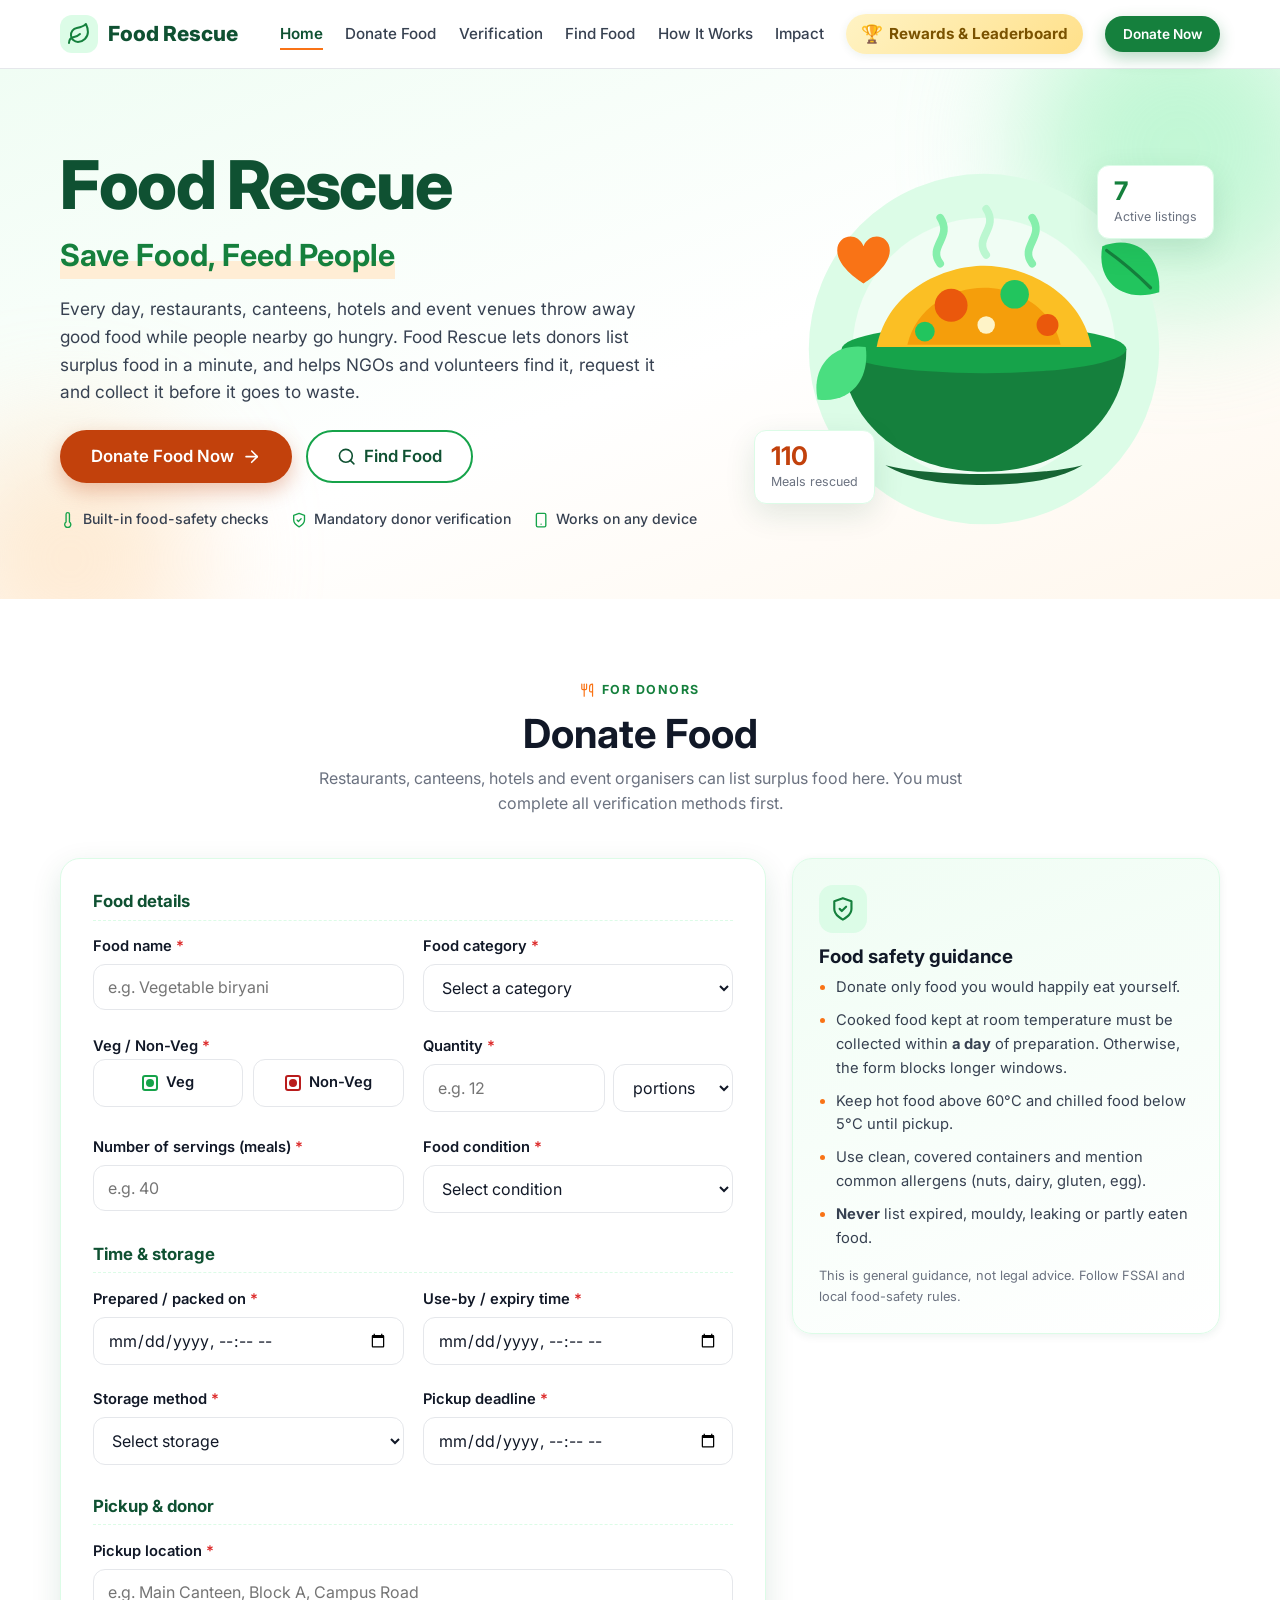
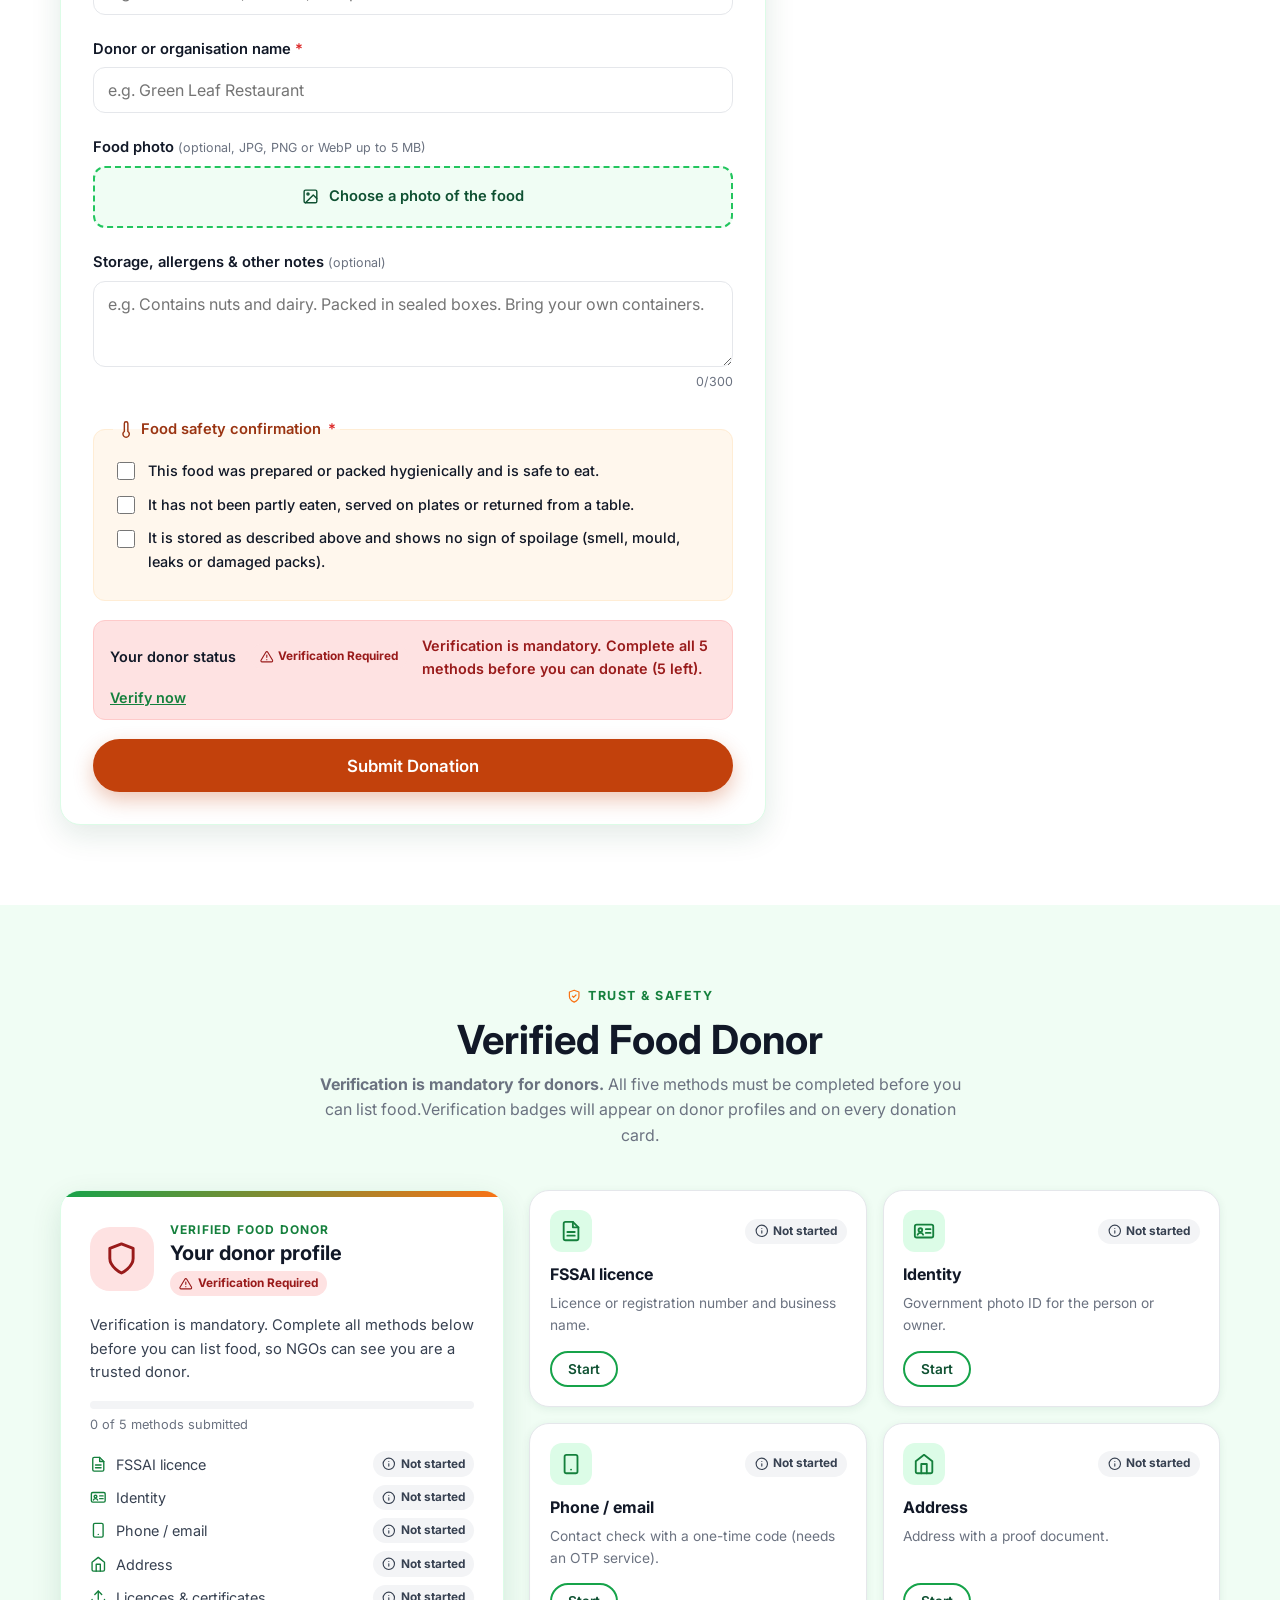
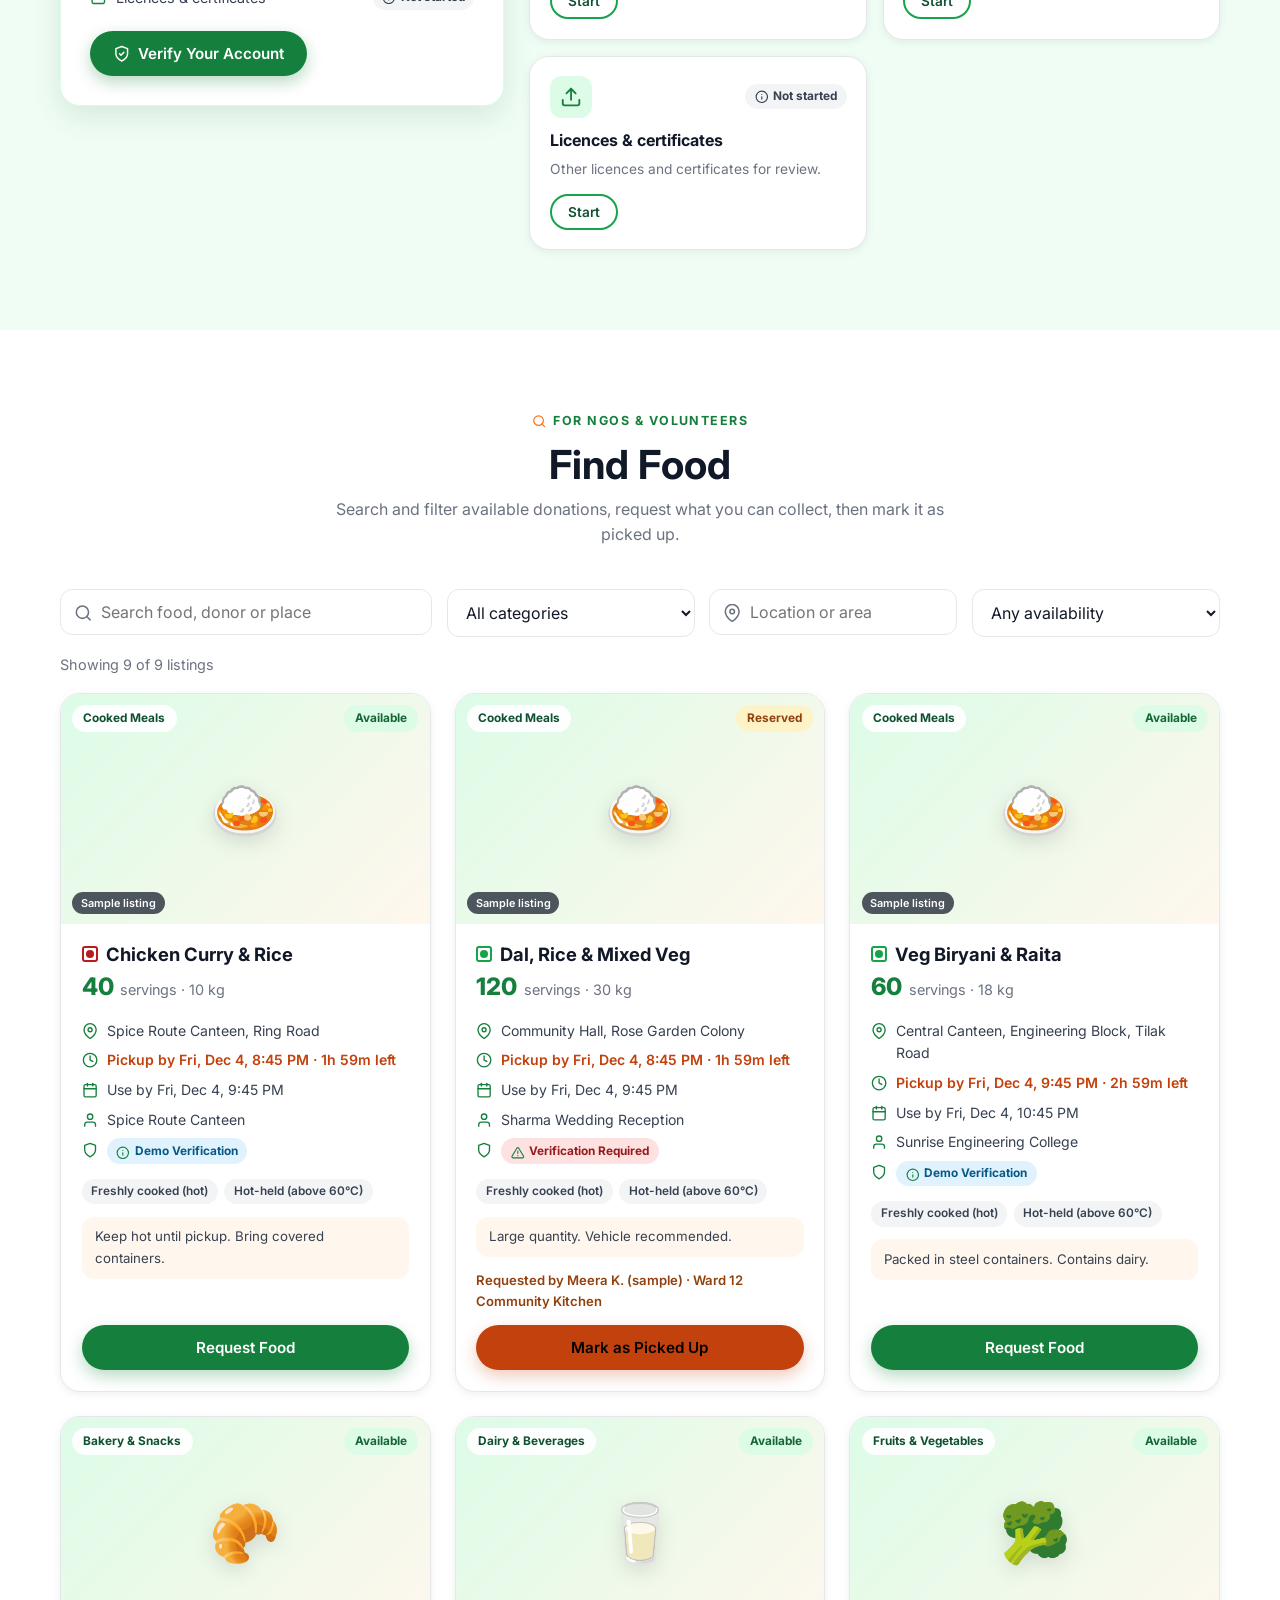
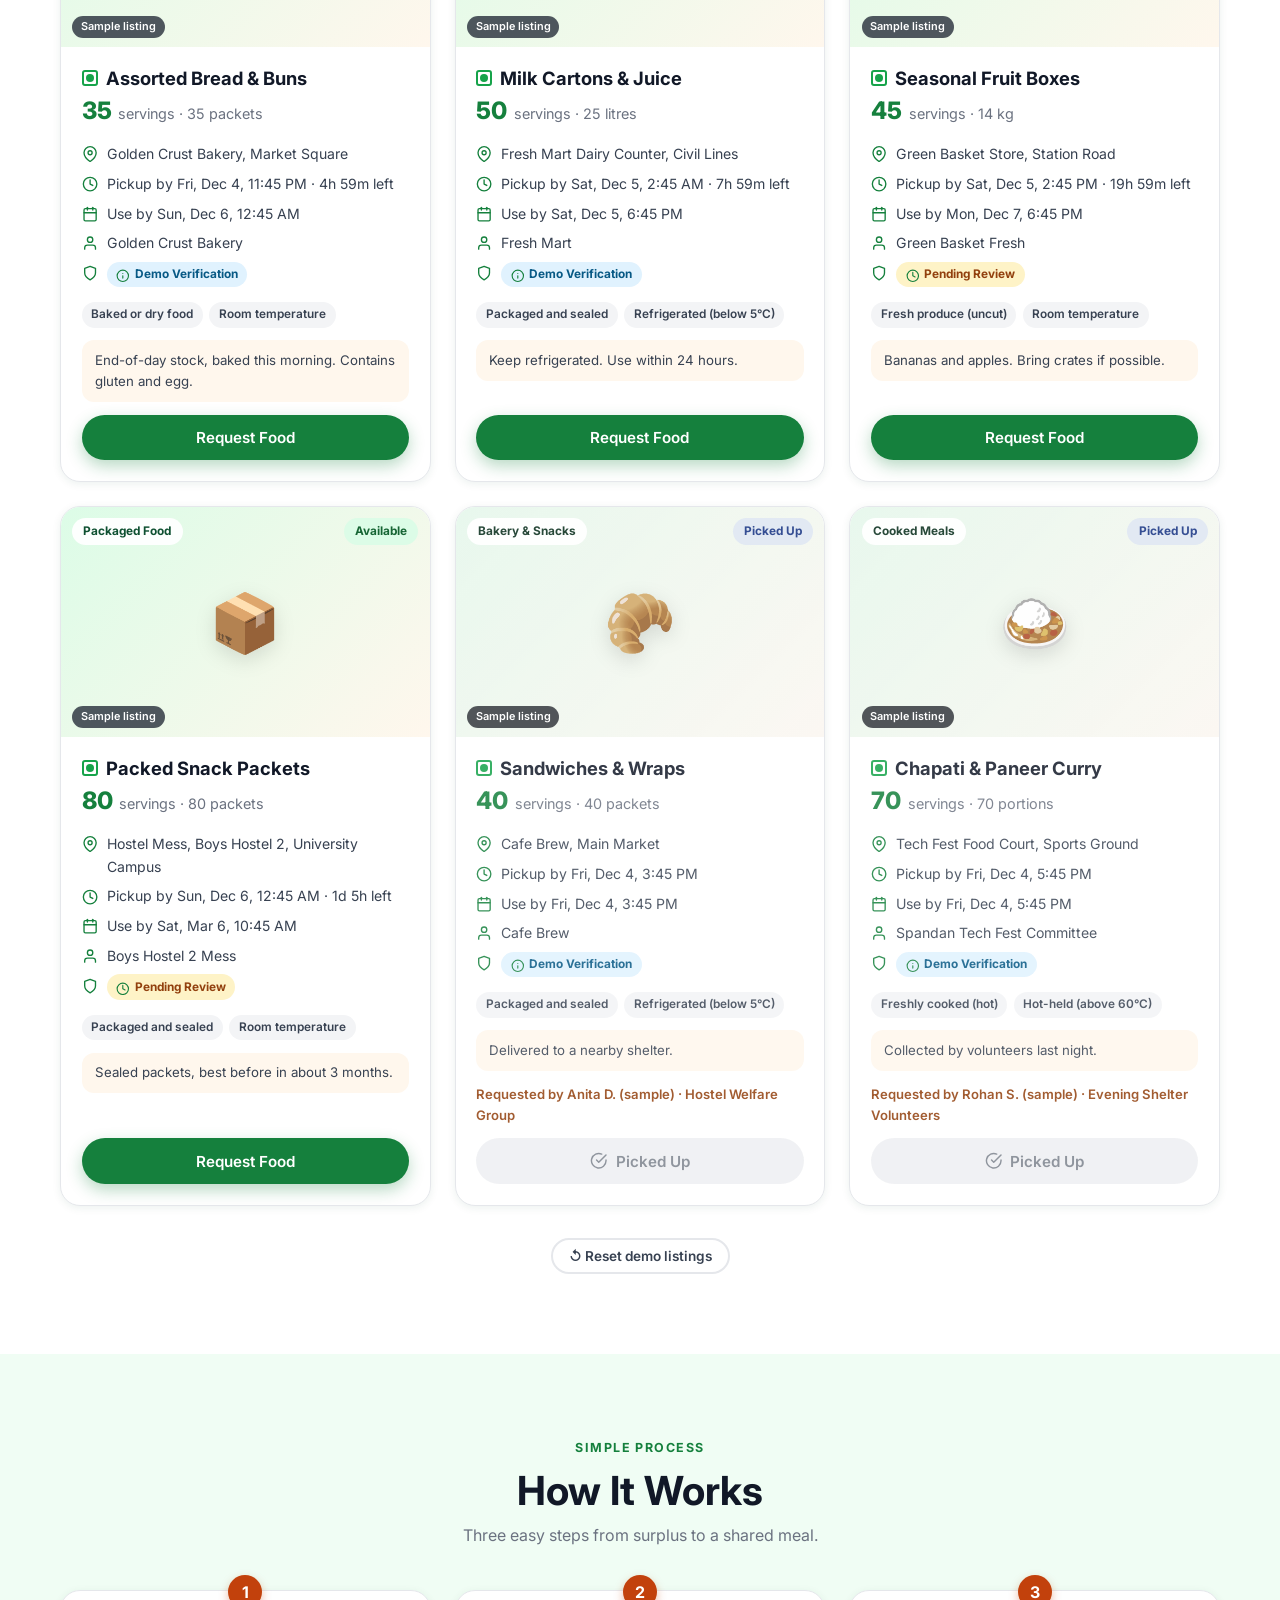
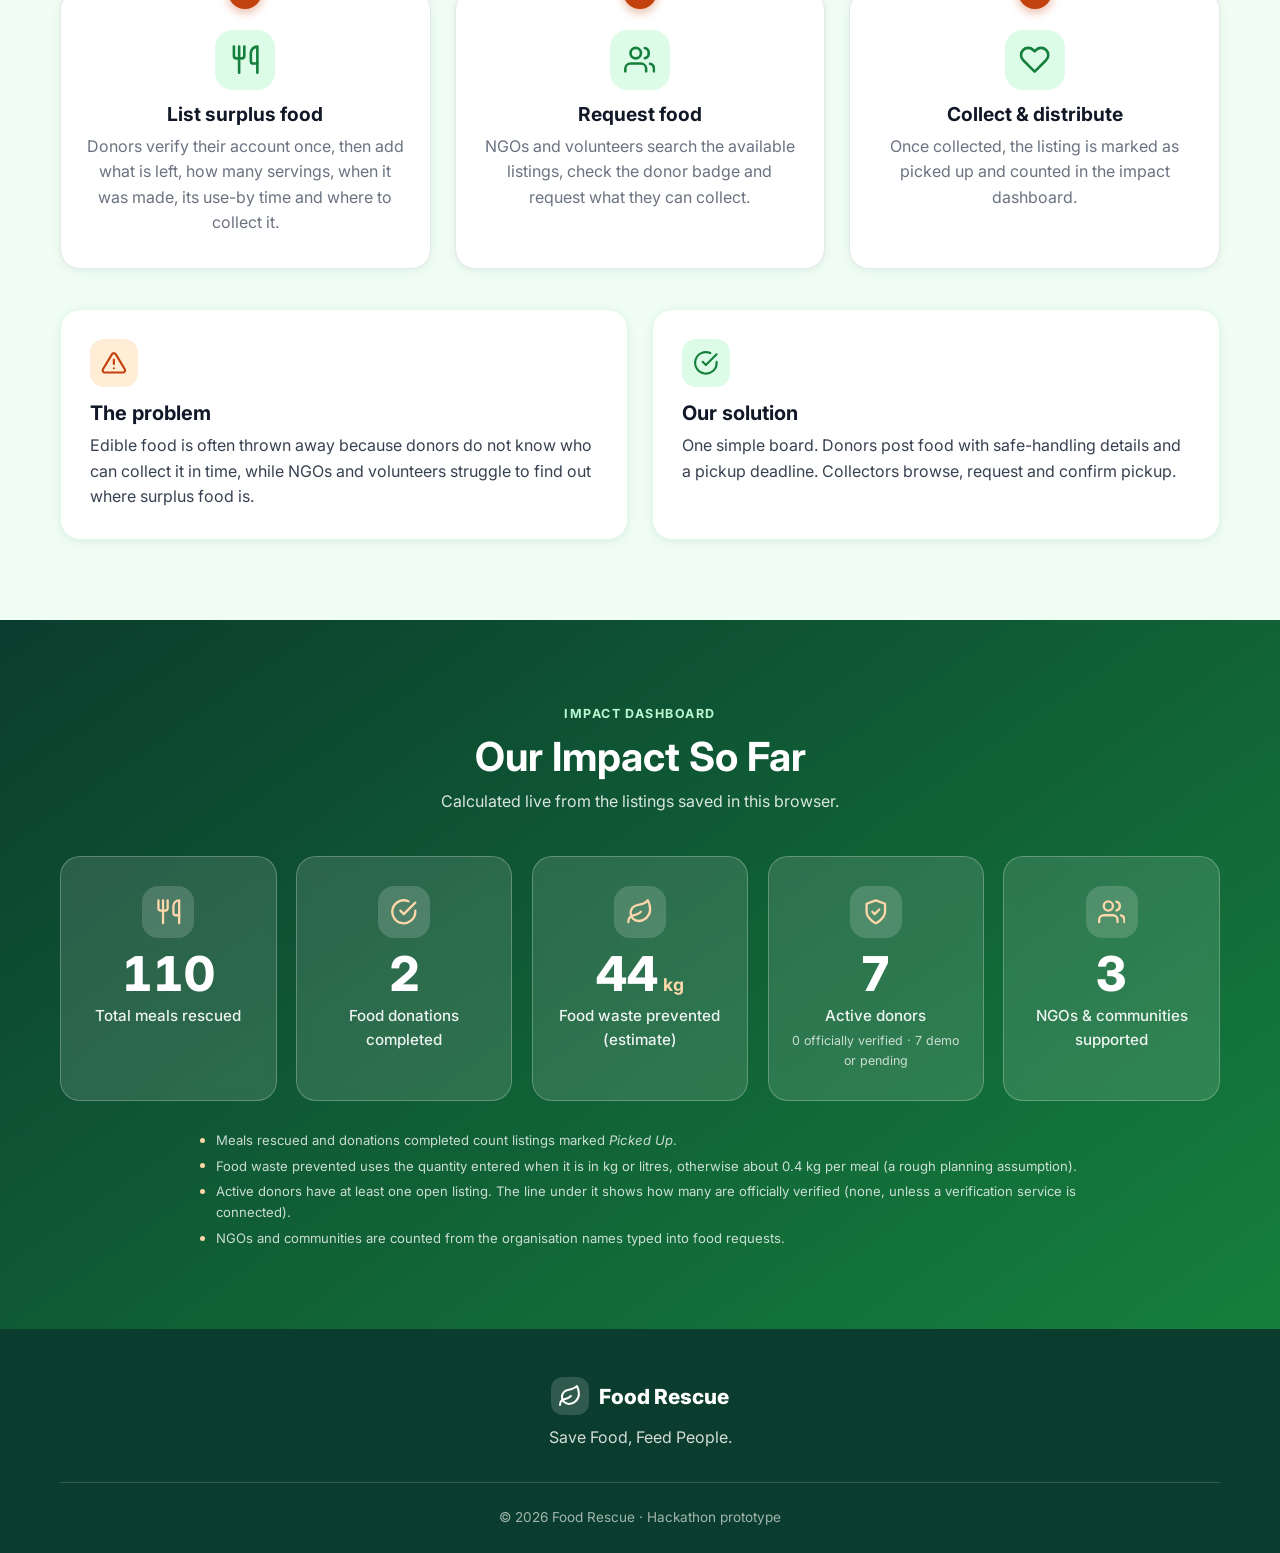
<file: index.html>
<!DOCTYPE html>
<html lang="en">
<head>
  <meta charset="UTF-8" />
  <meta name="viewport" content="width=device-width, initial-scale=1.0" />
  <meta name="description" content="Food Rescue - donate surplus food, verify donors and help NGOs and volunteers find food to collect. Save Food, Feed People." />
  <meta name="theme-color" content="#15803d" />
  <title>Food Rescue | Save Food, Feed People</title>

  <!-- Optional font (falls back to system fonts if offline) -->
  <link rel="preconnect" href="https://fonts.googleapis.com" />
  <link rel="preconnect" href="https://fonts.gstatic.com" crossorigin />
  <link href="https://fonts.googleapis.com/css2?family=Inter:wght@400;500;600;700;800&display=swap" rel="stylesheet" />

  <link rel="stylesheet" href="style.css" />
  <noscript><style>.reveal { opacity: 1; transform: none; }</style></noscript>
</head>
<body>

  <!-- ============ ICON SPRITE (one consistent icon set, used via <use href="#i-name">) ============ -->
  <svg width="0" height="0" style="position:absolute" aria-hidden="true" focusable="false">
    <symbol id="i-leaf" viewBox="0 0 24 24"><path d="M11 20A7 7 0 0 1 9.8 6.1C15.5 5 17 4.48 19 2c1 2 2 4.18 2 8 0 5.5-4.78 10-10 10z"/><path d="M2 21c0-3 1.85-5.36 5.08-6C9.5 14.52 12 13 13 12"/></symbol>
    <symbol id="i-utensils" viewBox="0 0 24 24"><path d="M3 2v7c0 1.1.9 2 2 2h4a2 2 0 0 0 2-2V2"/><path d="M7 2v20"/><path d="M21 15V2a5 5 0 0 0-5 5v6c0 1.1.9 2 2 2h3z"/><path d="M21 15v7"/></symbol>
    <symbol id="i-map-pin" viewBox="0 0 24 24"><path d="M21 10c0 7-9 13-9 13s-9-6-9-13a9 9 0 0 1 18 0z"/><circle cx="12" cy="10" r="3"/></symbol>
    <symbol id="i-clock" viewBox="0 0 24 24"><circle cx="12" cy="12" r="10"/><polyline points="12 6 12 12 16 14"/></symbol>
    <symbol id="i-calendar" viewBox="0 0 24 24"><rect x="3" y="4" width="18" height="18" rx="2"/><line x1="16" y1="2" x2="16" y2="6"/><line x1="8" y1="2" x2="8" y2="6"/><line x1="3" y1="10" x2="21" y2="10"/></symbol>
    <symbol id="i-user" viewBox="0 0 24 24"><path d="M20 21v-2a4 4 0 0 0-4-4H8a4 4 0 0 0-4 4v2"/><circle cx="12" cy="7" r="4"/></symbol>
    <symbol id="i-users" viewBox="0 0 24 24"><path d="M17 21v-2a4 4 0 0 0-4-4H5a4 4 0 0 0-4 4v2"/><circle cx="9" cy="7" r="4"/><path d="M23 21v-2a4 4 0 0 0-3-3.87"/><path d="M16 3.13a4 4 0 0 1 0 7.75"/></symbol>
    <symbol id="i-search" viewBox="0 0 24 24"><circle cx="11" cy="11" r="8"/><line x1="21" y1="21" x2="16.65" y2="16.65"/></symbol>
    <symbol id="i-check-circle" viewBox="0 0 24 24"><path d="M22 11.08V12a10 10 0 1 1-5.93-9.14"/><polyline points="22 4 12 14.01 9 11.01"/></symbol>
    <symbol id="i-shield" viewBox="0 0 24 24"><path d="M12 22s8-4 8-10V5l-8-3-8 3v7c0 6 8 10 8 10z"/></symbol>
    <symbol id="i-shield-check" viewBox="0 0 24 24"><path d="M12 22s8-4 8-10V5l-8-3-8 3v7c0 6 8 10 8 10z"/><polyline points="9 12 11 14 15 10"/></symbol>
    <symbol id="i-alert-triangle" viewBox="0 0 24 24"><path d="M10.29 3.86L1.82 18a2 2 0 0 0 1.71 3h16.94a2 2 0 0 0 1.71-3L13.71 3.86a2 2 0 0 0-3.42 0z"/><line x1="12" y1="9" x2="12" y2="13"/><line x1="12" y1="17" x2="12.01" y2="17"/></symbol>
    <symbol id="i-heart" viewBox="0 0 24 24"><path d="M20.84 4.61a5.5 5.5 0 0 0-7.78 0L12 5.67l-1.06-1.06a5.5 5.5 0 0 0-7.78 7.78l1.06 1.06L12 21.23l7.78-7.78 1.06-1.06a5.5 5.5 0 0 0 0-7.78z"/></symbol>
    <symbol id="i-upload" viewBox="0 0 24 24"><path d="M21 15v4a2 2 0 0 1-2 2H5a2 2 0 0 1-2-2v-4"/><polyline points="17 8 12 3 7 8"/><line x1="12" y1="3" x2="12" y2="15"/></symbol>
    <symbol id="i-file-text" viewBox="0 0 24 24"><path d="M14 2H6a2 2 0 0 0-2 2v16a2 2 0 0 0 2 2h12a2 2 0 0 0 2-2V8z"/><polyline points="14 2 14 8 20 8"/><line x1="16" y1="13" x2="8" y2="13"/><line x1="16" y1="17" x2="8" y2="17"/></symbol>
    <symbol id="i-smartphone" viewBox="0 0 24 24"><rect x="5" y="2" width="14" height="20" rx="2"/><line x1="12" y1="18" x2="12.01" y2="18"/></symbol>
    <symbol id="i-home" viewBox="0 0 24 24"><path d="M3 9l9-7 9 7v11a2 2 0 0 1-2 2H5a2 2 0 0 1-2-2z"/><polyline points="9 22 9 12 15 12 15 22"/></symbol>
    <symbol id="i-briefcase" viewBox="0 0 24 24"><rect x="2" y="7" width="20" height="14" rx="2"/><path d="M16 21V5a2 2 0 0 0-2-2h-4a2 2 0 0 0-2 2v16"/></symbol>
    <symbol id="i-id-card" viewBox="0 0 24 24"><rect x="2" y="5" width="20" height="14" rx="2"/><circle cx="8" cy="11" r="2"/><path d="M5 16c.5-1.5 1.7-2 3-2s2.5.5 3 2"/><line x1="14" y1="10" x2="19" y2="10"/><line x1="14" y1="14" x2="19" y2="14"/></symbol>
    <symbol id="i-x" viewBox="0 0 24 24"><line x1="18" y1="6" x2="6" y2="18"/><line x1="6" y1="6" x2="18" y2="18"/></symbol>
    <symbol id="i-package" viewBox="0 0 24 24"><path d="M21 16V8a2 2 0 0 0-1-1.73l-7-4a2 2 0 0 0-2 0l-7 4A2 2 0 0 0 3 8v8a2 2 0 0 0 1 1.73l7 4a2 2 0 0 0 2 0l7-4A2 2 0 0 0 21 16z"/><polyline points="3.27 6.96 12 12.01 20.73 6.96"/><line x1="12" y1="22.08" x2="12" y2="12"/></symbol>
    <symbol id="i-info" viewBox="0 0 24 24"><circle cx="12" cy="12" r="10"/><line x1="12" y1="16" x2="12" y2="12"/><line x1="12" y1="8" x2="12.01" y2="8"/></symbol>
    <symbol id="i-thermometer" viewBox="0 0 24 24"><path d="M14 14.76V3.5a2.5 2.5 0 0 0-5 0v11.26a4.5 4.5 0 1 0 5 0z"/></symbol>
    <symbol id="i-image" viewBox="0 0 24 24"><rect x="3" y="3" width="18" height="18" rx="2"/><circle cx="8.5" cy="8.5" r="1.5"/><polyline points="21 15 16 10 5 21"/></symbol>
    <symbol id="i-arrow-right" viewBox="0 0 24 24"><line x1="5" y1="12" x2="19" y2="12"/><polyline points="12 5 19 12 12 19"/></symbol>
    <symbol id="i-mail" viewBox="0 0 24 24"><path d="M4 4h16c1.1 0 2 .9 2 2v12c0 1.1-.9 2-2 2H4c-1.1 0-2-.9-2-2V6c0-1.1.9-2 2-2z"/><polyline points="22,6 12,13 2,6"/></symbol>
  </svg>

  <a class="skip-link" href="#main">Skip to main content</a>

  <!-- ============ NAVBAR ============ -->
  <header class="navbar" id="top">
    <div class="container nav-inner">
      <a href="#top" class="brand" aria-label="Food Rescue home">
        <span class="brand-icon" aria-hidden="true"><svg class="icon"><use href="#i-leaf"></use></svg></span>
        <span class="brand-name">Food Rescue</span>
      </a>

      <button class="nav-toggle" id="navToggle" aria-label="Toggle navigation menu" aria-expanded="false" aria-controls="navLinks">
        <span></span><span></span><span></span>
      </button>

      <nav class="nav-links" id="navLinks" aria-label="Main navigation">
        <a href="#home">Home</a>
        <a href="#donate">Donate Food</a>
        <a href="#verify">Verification</a>
        <a href="#find">Find Food</a>
        <a href="#how">How It Works</a>
        <a href="#impact">Impact</a>
        <a href="rewards.html" class="nav-trophy" aria-label="Rewards and Leaderboard (opens a new page)"><span class="trophy-ic" aria-hidden="true">🏆</span> Rewards &amp; Leaderboard</a>
        <a href="#donate" class="btn btn-primary btn-sm nav-cta">Donate Now</a>
      </nav>
    </div>
  </header>

  <main id="main">

    <!-- ============ HERO ============ -->
    <section class="hero" id="home" aria-labelledby="heroTitle">
      <div class="hero-blob blob-1" aria-hidden="true"></div>
      <div class="hero-blob blob-2" aria-hidden="true"></div>
      <div class="container hero-inner">
        <div class="hero-text reveal">
          <h1 id="heroTitle">Food Rescue</h1>
          <p class="tagline">Save Food, Feed People</p>
          <p class="hero-desc">
            Every day, restaurants, canteens, hotels and event venues throw away good food while people
            nearby go hungry. Food Rescue lets donors list surplus food in a minute, and helps NGOs and
            volunteers find it, request it and collect it before it goes to waste.
          </p>
          <div class="hero-actions">
            <a href="#donate" class="btn btn-accent btn-lg">Donate Food Now
              <svg class="icon" aria-hidden="true"><use href="#i-arrow-right"></use></svg></a>
            <a href="#find" class="btn btn-outline btn-lg">
              <svg class="icon" aria-hidden="true"><use href="#i-search"></use></svg> Find Food</a>
          </div>
          <ul class="trust-row" aria-label="Highlights">
            <li><svg class="icon" aria-hidden="true"><use href="#i-thermometer"></use></svg> Built-in food-safety checks</li>
            <li><svg class="icon" aria-hidden="true"><use href="#i-shield-check"></use></svg> Mandatory donor verification</li>
            <li><svg class="icon" aria-hidden="true"><use href="#i-smartphone"></use></svg> Works on any device</li>
          </ul>
        </div>

        <div class="hero-visual reveal" aria-label="Live summary">
          <!-- Food bowl illustration -->
          <svg viewBox="0 0 420 360" role="img" aria-label="Illustration of a bowl of food with leaves and a heart">
            <circle cx="210" cy="190" r="160" fill="#dcfce7"/>
            <circle cx="210" cy="190" r="120" fill="#f0fdf4"/>
            <!-- steam -->
            <path d="M170 112c-12-16 12-24 0-42" stroke="#86efac" stroke-width="7" fill="none" stroke-linecap="round"/>
            <path d="M212 104c-12-16 12-24 0-42" stroke="#bbf7d0" stroke-width="7" fill="none" stroke-linecap="round"/>
            <path d="M254 112c-12-16 12-24 0-42" stroke="#86efac" stroke-width="7" fill="none" stroke-linecap="round"/>
            <!-- bowl -->
            <path d="M80 190h260c0 62-52 112-130 112S80 252 80 190z" fill="#15803d"/>
            <path d="M120 296c24 14 56 18 90 18s66-4 90-18c-24 6-56 8-90 8s-66-2-90-8z" fill="#166534"/>
            <ellipse cx="210" cy="190" rx="130" ry="22" fill="#16a34a"/>
            <!-- food -->
            <path d="M112 188c10-52 62-74 98-74s88 22 98 74z" fill="#fbbf24"/>
            <path d="M140 186c8-34 40-52 70-52s62 18 70 52z" fill="#f59e0b"/>
            <circle cx="180" cy="150" r="15" fill="#ea580c"/>
            <circle cx="238" cy="140" r="13" fill="#22c55e"/>
            <circle cx="268" cy="168" r="10" fill="#ea580c"/>
            <circle cx="156" cy="174" r="9" fill="#22c55e"/>
            <circle cx="212" cy="168" r="8" fill="#fef3c7"/>
            <!-- leaves -->
            <path d="M318 96c32-12 54 10 52 42-32 10-58-8-52-42z" fill="#22c55e"/>
            <path d="M322 100c14 10 28 22 40 34" stroke="#15803d" stroke-width="3" fill="none" stroke-linecap="round"/>
            <path d="M58 236c-6-30 14-52 44-48 4 30-14 52-44 48z" fill="#4ade80"/>
            <!-- heart -->
            <path d="M76 100c0-14 18-18 24-4 6-14 24-10 24 4 0 16-24 30-24 30S76 116 76 100z" fill="#f97316"/>
          </svg>

          <div class="float-chip chip-a">
            <strong data-stat="active">0</strong>
            <span>Active listings</span>
          </div>
          <div class="float-chip chip-b">
            <strong data-stat="mealsRescued">0</strong>
            <span>Meals rescued</span>
          </div>
        </div>
      </div>
    </section>

    <!-- ============ DONATE FOOD (moved to the top) ============ -->
    <section class="section" id="donate" aria-labelledby="donateTitle">
      <div class="container">
        <header class="section-head reveal">
          <span class="eyebrow"><svg class="icon" aria-hidden="true"><use href="#i-utensils"></use></svg> For donors</span>
          <h2 id="donateTitle">Donate Food</h2>
          <p>Restaurants, canteens, hotels and event organisers can list surplus food here. You must complete all verification methods first.</p>
        </header>

        <div class="donate-layout">
          <form id="donateForm" class="form-card reveal" novalidate>
            <div class="form-success" id="donateSuccess" role="status" hidden>
              <svg class="icon" aria-hidden="true"><use href="#i-check-circle"></use></svg>
              <span>Your donation is listed and now appears in <a href="#find">Find Food</a>.</span>
            </div>

            <h3 class="form-title">Food details</h3>
            <div class="form-grid">
              <div class="field">
                <label for="foodName">Food name <span class="req" aria-hidden="true">*</span></label>
                <input type="text" id="foodName" name="foodName" placeholder="e.g. Vegetable biryani" maxlength="60" autocomplete="off" required />
                <small class="error"></small>
              </div>

              <div class="field">
                <label for="category">Food category <span class="req" aria-hidden="true">*</span></label>
                <select id="category" name="category" required>
                  <option value="">Select a category</option>
                  <option>Cooked Meals</option>
                  <option>Bakery &amp; Snacks</option>
                  <option>Fruits &amp; Vegetables</option>
                  <option>Packaged Food</option>
                  <option>Dairy &amp; Beverages</option>
                </select>
                <small class="error"></small>
              </div>

              <fieldset class="field">
                <legend>Veg / Non-Veg <span class="req" aria-hidden="true">*</span></legend>
                <div class="segmented">
                  <input type="radio" id="dietVeg" name="diet" value="veg" />
                  <label for="dietVeg"><span class="veg-mark veg" aria-hidden="true"></span> Veg</label>
                  <input type="radio" id="dietNonveg" name="diet" value="nonveg" />
                  <label for="dietNonveg"><span class="veg-mark nonveg" aria-hidden="true"></span> Non-Veg</label>
                </div>
                <small class="error"></small>
              </fieldset>

              <div class="field">
                <label for="quantityAmount">Quantity <span class="req" aria-hidden="true">*</span></label>
                <div class="input-pair">
                  <input type="number" id="quantityAmount" name="quantityAmount" placeholder="e.g. 12" min="0" step="any" inputmode="decimal" required />
                  <select id="quantityUnit" name="quantityUnit" aria-label="Quantity unit">
                    <option value="portions">portions</option>
                    <option value="kg">kg</option>
                    <option value="litres">litres</option>
                    <option value="packets">packets</option>
                    <option value="trays">plates</option>
                    <option value="trays">bottles</option>
                  </select>
                </div>
                <small class="error"></small>
              </div>

              <div class="field">
                <label for="servings">Number of servings (meals) <span class="req" aria-hidden="true">*</span></label>
                <input type="number" id="servings" name="servings" placeholder="e.g. 40" min="1" max="5000" step="1" inputmode="numeric" required />
                <small class="error"></small>
              </div>

              <div class="field">
                <label for="condition">Food condition <span class="req" aria-hidden="true">*</span></label>
                <select id="condition" name="condition" required>
                  <option value="">Select condition</option>
                  <option value="hot">Freshly cooked (hot)</option>
                  <option value="cooled">Cooked and cooled</option>
                  <option value="sealed">Packaged and sealed</option>
                  <option value="produce">Fresh produce (uncut)</option>
                  <option value="dry">Baked or dry food</option>
                </select>
                <small class="error"></small>
              </div>
            </div>

            <h3 class="form-title">Time &amp; storage</h3>
            <div class="form-grid">
              <div class="field">
                <label for="preparedAt">Prepared / packed on <span class="req" aria-hidden="true">*</span></label>
                <input type="datetime-local" id="preparedAt" name="preparedAt" required />
                <small class="error"></small>
              </div>

              <div class="field">
                <label for="expiresAt">Use-by / expiry time <span class="req" aria-hidden="true">*</span></label>
                <input type="datetime-local" id="expiresAt" name="expiresAt" required />
                <small class="error"></small>
              </div>

              <div class="field">
                <label for="storage">Storage method <span class="req" aria-hidden="true">*</span></label>
                <select id="storage" name="storage" required>
                  <option value="">Select storage</option>
                  <option value="hot">Hot-held (above 60°C)</option>
                  <option value="chilled">Refrigerated (below 5°C)</option>
                  <option value="room">Room temperature</option>
                  <option value="frozen">Frozen</option>
                </select>
                <small class="error"></small>
              </div>

              <div class="field">
                <label for="deadline">Pickup deadline <span class="req" aria-hidden="true">*</span></label>
                <input type="datetime-local" id="deadline" name="deadline" required />
                <small class="error"></small>
              </div>
            </div>

            <h3 class="form-title">Pickup &amp; donor</h3>
            <div class="form-grid">
              <div class="field full">
                <label for="location">Pickup location <span class="req" aria-hidden="true">*</span></label>
                <input type="text" id="location" name="location" placeholder="e.g. Main Canteen, Block A, Campus Road" maxlength="100" autocomplete="street-address" required />
                <small class="error"></small>
              </div>

              <div class="field full">
                <label for="donor">Donor or organisation name <span class="req" aria-hidden="true">*</span></label>
                <input type="text" id="donor" name="donor" placeholder="e.g. Green Leaf Restaurant" maxlength="60" autocomplete="organization" required />
                <small class="error"></small>
              </div>

              <div class="field full">
                <label for="foodImage">Food photo <span class="optional">(optional, JPG, PNG or WebP up to 5 MB)</span></label>
                <label class="file-drop" for="foodImage">
                  <svg class="icon" aria-hidden="true"><use href="#i-image"></use></svg>
                  <span>Choose a photo of the food</span>
                </label>
                <input type="file" id="foodImage" name="foodImage" accept="image/jpeg,image/png,image/webp" class="visually-hidden" />
                <div class="image-preview" id="imagePreview" hidden>
                  <img alt="Preview of the selected food photo" />
                  <button type="button" class="btn btn-ghost btn-sm" id="removeImage">Remove photo</button>
                </div>
                <small class="error"></small>
              </div>

              <div class="field full">
                <label for="notes">Storage, allergens &amp; other notes <span class="optional">(optional)</span></label>
                <textarea id="notes" name="notes" rows="3" maxlength="300" placeholder="e.g. Contains nuts and dairy. Packed in sealed boxes. Bring your own containers."></textarea>
                <small class="hint"><span id="notesCount">0</span>/300</small>
              </div>
            </div>

            <fieldset class="field safety-box">
              <legend><svg class="icon" aria-hidden="true"><use href="#i-thermometer"></use></svg> Food safety confirmation <span class="req" aria-hidden="true">*</span></legend>
              <label class="check"><input type="checkbox" id="safetyFresh" name="safetyFresh" />
                <span>This food was prepared or packed hygienically and is safe to eat.</span></label>
              <label class="check"><input type="checkbox" id="safetyNotServed" name="safetyNotServed" />
                <span>It has not been partly eaten, served on plates or returned from a table.</span></label>
              <label class="check"><input type="checkbox" id="safetyStored" name="safetyStored" />
                <span>It is stored as described above and shows no sign of spoilage (smell, mould, leaks or damaged packs).</span></label>
              <small class="error"></small>
            </fieldset>

            <div class="donor-status" id="donorStatus" aria-live="polite"></div>

            <button type="submit" class="btn btn-accent btn-lg btn-block" id="submitBtn">Submit Donation</button>
          </form>

          <aside class="guide-card reveal" aria-labelledby="guideTitle">
            <div class="guide-icon" aria-hidden="true"><svg class="icon"><use href="#i-shield-check"></use></svg></div>
            <h3 id="guideTitle">Food safety guidance</h3>
            <ul class="guide-list">
              <li>Donate only food you would happily eat yourself.</li>
              <li>Cooked food kept at room temperature must be collected within <strong>a day</strong> of preparation. Otherwise, the form blocks longer windows.</li>
              <li>Keep hot food above 60°C and chilled food below 5°C until pickup.</li>
              <li>Use clean, covered containers and mention common allergens (nuts, dairy, gluten, egg).</li>
              <li><strong>Never</strong> list expired, mouldy, leaking or partly eaten food.</li>
            </ul>
            <p class="guide-note">This is general guidance, not legal advice. Follow FSSAI and local food-safety rules.</p>
          </aside>
        </div>
      </div>
    </section>

    <!-- ============ VERIFIED FOOD DONOR ============ -->
    <section class="section section-alt" id="verify" aria-labelledby="verifyTitle">
      <div class="container">
        <header class="section-head reveal">
          <span class="eyebrow"><svg class="icon" aria-hidden="true"><use href="#i-shield-check"></use></svg> Trust &amp; safety</span>
          <h2 id="verifyTitle">Verified Food Donor</h2>
          <p><strong>Verification is mandatory for donors.</strong> All five methods must be completed before you can list food.Verification badges will appear on donor profiles and on every donation card.</p>
        </header>

        <div class="verify-layout">
          <article class="trust-card reveal" id="trustCard" aria-live="polite"></article>
          <div class="method-grid" id="methodGrid"></div>
        </div>
      </div>
    </section>

    <!-- ============ FIND FOOD ============ -->
    <section class="section" id="find" aria-labelledby="findTitle">
      <div class="container">
        <header class="section-head reveal">
          <span class="eyebrow"><svg class="icon" aria-hidden="true"><use href="#i-search"></use></svg> For NGOs &amp; volunteers</span>
          <h2 id="findTitle">Find Food</h2>
          <p>Search and filter available donations, request what you can collect, then mark it as picked up.</p>
        </header>

        <div class="toolbar reveal">
          <div class="search-wrap">
            <svg class="icon" aria-hidden="true"><use href="#i-search"></use></svg>
            <input type="search" id="searchInput" placeholder="Search food, donor or place" aria-label="Search listings" />
          </div>
          <select id="categoryFilter" aria-label="Filter by category">
            <option value="all">All categories</option>
            <option>Cooked Meals</option>
            <option>Bakery &amp; Snacks</option>
            <option>Fruits &amp; Vegetables</option>
            <option>Packaged Food</option>
            <option>Dairy &amp; Beverages</option>
          </select>
          <div class="search-wrap">
            <svg class="icon" aria-hidden="true"><use href="#i-map-pin"></use></svg>
            <input type="search" id="locationFilter" placeholder="Location or area" aria-label="Filter by location" />
          </div>
          <select id="statusFilter" aria-label="Filter by availability">
            <option value="all">Any availability</option>
            <option value="Available">Available</option>
            <option value="Reserved">Reserved</option>
            <option value="Picked Up">Picked Up</option>
            <option value="soon">Expiring within 3 hours</option>
          </select>
        </div>

        <p class="result-count" id="resultCount" aria-live="polite"></p>

        <div class="cards-grid" id="listings"></div>

        <!-- Empty state -->
        <div class="empty-state" id="emptyState" hidden>
          <div class="empty-icon" aria-hidden="true"><svg class="icon"><use href="#i-package"></use></svg></div>
          <h3 id="emptyTitle">No matching food right now</h3>
          <p id="emptyText">Try a different search or filter, or donate some food to get things started.</p>
          <div class="empty-actions">
            <button type="button" class="btn btn-outline" id="clearFilters">Clear filters</button>
            <a href="#donate" class="btn btn-primary">Donate Food</a>
          </div>
        </div>

        <div class="demo-tools">
          <button type="button" class="btn btn-ghost btn-sm" id="resetDemo">↺ Reset demo listings</button>
        </div>
      </div>
    </section>

    <!-- ============ HOW IT WORKS ============ -->
    <section class="section section-alt" id="how" aria-labelledby="howTitle">
      <div class="container">
        <header class="section-head reveal">
          <span class="eyebrow">Simple process</span>
          <h2 id="howTitle">How It Works</h2>
          <p>Three easy steps from surplus to a shared meal.</p>
        </header>

        <ol class="steps">
          <li class="step-card reveal">
            <span class="step-num">1</span>
            <div class="step-icon" aria-hidden="true"><svg class="icon"><use href="#i-utensils"></use></svg></div>
            <h3>List surplus food</h3>
            <p>Donors verify their account once, then add what is left, how many servings, when it was made, its use-by time and where to collect it.</p>
          </li>
          <li class="step-card reveal">
            <span class="step-num">2</span>
            <div class="step-icon" aria-hidden="true"><svg class="icon"><use href="#i-users"></use></svg></div>
            <h3>Request food</h3>
            <p>NGOs and volunteers search the available listings, check the donor badge and request what they can collect.</p>
          </li>
          <li class="step-card reveal">
            <span class="step-num">3</span>
            <div class="step-icon" aria-hidden="true"><svg class="icon"><use href="#i-heart"></use></svg></div>
            <h3>Collect &amp; distribute</h3>
            <p>Once collected, the listing is marked as picked up and counted in the impact dashboard.</p>
          </li>
        </ol>

        <div class="two-col problem-solution">
          <article class="info-card reveal">
            <div class="info-icon bad" aria-hidden="true"><svg class="icon"><use href="#i-alert-triangle"></use></svg></div>
            <h3>The problem</h3>
            <p>Edible food is often thrown away because donors do not know who can collect it in time, while NGOs and volunteers struggle to find out where surplus food is.</p>
          </article>
          <article class="info-card reveal">
            <div class="info-icon good" aria-hidden="true"><svg class="icon"><use href="#i-check-circle"></use></svg></div>
            <h3>Our solution</h3>
            <p>One simple board. Donors post food with safe-handling details and a pickup deadline. Collectors browse, request and confirm pickup.</p>
          </article>
        </div>
      </div>
    </section>

    <!-- ============ IMPACT DASHBOARD (moved to the bottom) ============ -->
    <section class="section section-green" id="impact" aria-labelledby="impactTitle">
      <div class="container">
        <header class="section-head light reveal">
          <span class="eyebrow">Impact dashboard</span>
          <h2 id="impactTitle">Our Impact So Far</h2>
          <p>Calculated live from the listings saved in this browser.</p>
        </header>

        

        <div class="stats-grid">
          <div class="stat-card reveal">
            <div class="stat-icon" aria-hidden="true"><svg class="icon"><use href="#i-utensils"></use></svg></div>
            <div class="stat-value"><span class="stat-number" data-stat="mealsRescued">0</span></div>
            <span class="stat-label">Total meals rescued</span>
          </div>
          <div class="stat-card reveal">
            <div class="stat-icon" aria-hidden="true"><svg class="icon"><use href="#i-check-circle"></use></svg></div>
            <div class="stat-value"><span class="stat-number" data-stat="completed">0</span></div>
            <span class="stat-label">Food donations completed</span>
          </div>
          <div class="stat-card reveal">
            <div class="stat-icon" aria-hidden="true"><svg class="icon"><use href="#i-leaf"></use></svg></div>
            <div class="stat-value"><span class="stat-number" data-stat="wasteKg">0</span><span class="stat-unit">kg</span></div>
            <span class="stat-label">Food waste prevented (estimate)</span>
          </div>
          <div class="stat-card reveal">
            <div class="stat-icon" aria-hidden="true"><svg class="icon"><use href="#i-shield-check"></use></svg></div>
            <div class="stat-value"><span class="stat-number" data-stat="donors">0</span></div>
            <span class="stat-label">Active donors</span>
            <span class="stat-sub" id="donorsSub"></span>
          </div>
          <div class="stat-card reveal">
            <div class="stat-icon" aria-hidden="true"><svg class="icon"><use href="#i-users"></use></svg></div>
            <div class="stat-value"><span class="stat-number" data-stat="communities">0</span></div>
            <span class="stat-label">NGOs &amp; communities supported</span>
          </div>
        </div>

        <ul class="stats-note">
          <li>Meals rescued and donations completed count listings marked <em>Picked Up</em>.</li>
          <li>Food waste prevented uses the quantity entered when it is in kg or litres, otherwise about 0.4 kg per meal (a rough planning assumption).</li>
          <li>Active donors have at least one open listing. The line under it shows how many are officially verified (none, unless a verification service is connected).</li>
          <li>NGOs and communities are counted from the organisation names typed into food requests.</li>
        </ul>
      </div>
    </section>
  </main>

  <!-- ============ FOOTER ============ -->
  <footer class="footer">
    <div class="container footer-inner">
      <div>
        <a href="#top" class="brand brand-light">
          <span class="brand-icon" aria-hidden="true"><svg class="icon"><use href="#i-leaf"></use></svg></span>
          <span class="brand-name">Food Rescue</span>
        </a>
        <p class="footer-tag">Save Food, Feed People.</p>
      </div>
    </div>
    <div class="container footer-note">
      <p class="copyright">© <span id="year"></span> Food Rescue · Hackathon prototype</p>
    </div>
  </footer>

  <!-- ============ VERIFICATION DIALOG ============ -->
  <dialog id="verifyDialog" aria-labelledby="verifyDialogTitle">
    <div class="dialog-head">
      <div>
        <h2 id="verifyDialogTitle">Verify Your Account</h2>
        <p>Verification is <strong>mandatory</strong> to donate food. Complete <strong>all five methods</strong> below. Each one is saved as <strong>Pending Review</strong> in this demo.</p>
      </div>
      <button type="button" class="icon-btn" data-close-dialog aria-label="Close verification form">
        <svg class="icon" aria-hidden="true"><use href="#i-x"></use></svg>
      </button>
    </div>

    <div class="dialog-body">
      <div class="field">
        <label for="acctName">Your name or organisation <span class="req" aria-hidden="true">*</span></label>
        <input type="text" id="acctName" maxlength="60" placeholder="e.g. Green Leaf Restaurant" autocomplete="organization" />
        <small class="error"></small>
      </div>

      <!-- 1. FSSAI -->
      <details class="v-panel" data-method="fssai">
        <summary>
          <svg class="icon" aria-hidden="true"><use href="#i-file-text"></use></svg>
          <span class="v-title">FSSAI licence or registration</span>
          <span data-method-badge="fssai"></span>
        </summary>
        <form data-method="fssai" novalidate>
          <p class="v-help">We only check the number's format (14 digits). We cannot confirm the licence with FSSAI in this demo, so it will stay <strong>Pending Review</strong>.</p>
          <div class="field">
            <label for="fssaiNumber">FSSAI licence / registration number <span class="req" aria-hidden="true">*</span></label>
            <input type="text" id="fssaiNumber" name="fssaiNumber" inputmode="numeric" maxlength="14" placeholder="14-digit number" autocomplete="off" />
            <small class="error"></small>
          </div>
          <div class="field">
            <label for="fssaiBusiness">Business name on the licence <span class="req" aria-hidden="true">*</span></label>
            <input type="text" id="fssaiBusiness" name="fssaiBusiness" maxlength="80" autocomplete="organization" />
            <small class="error"></small>
          </div>
          <button type="submit" class="btn btn-primary">Submit for review</button>
        </form>
      </details>

      <!-- 2. Identity -->
      <details class="v-panel" data-method="identity">
        <summary>
          <svg class="icon" aria-hidden="true"><use href="#i-id-card"></use></svg>
          <span class="v-title">Identity verification</span>
          <span data-method-badge="identity"></span>
        </summary>
        <form data-method="identity" novalidate>
          <p class="v-help">Upload a government photo ID. We do not ask for the ID number here. A real service (for example an authorised eKYC or DigiLocker provider) would be needed to check it. If you use Aadhaar, upload a masked copy.</p>
          <div class="field">
            <label for="idType">ID type <span class="req" aria-hidden="true">*</span></label>
            <select id="idType" name="idType">
              <option value="">Select ID type</option>
              <option>Aadhaar (masked copy)</option>
              <option>PAN card</option>
              <option>Driving licence</option>
              <option>Voter ID</option>
              <option>Passport</option>
            </select>
            <small class="error"></small>
          </div>
          <div class="field">
            <label for="idName">Full name as on the ID <span class="req" aria-hidden="true">*</span></label>
            <input type="text" id="idName" name="idName" maxlength="80" autocomplete="name" />
            <small class="error"></small>
          </div>
          <div class="field">
            <label for="idFile">ID photo or scan <span class="req" aria-hidden="true">*</span></label>
            <input type="file" id="idFile" name="idFile" accept="application/pdf,image/jpeg,image/png" />
            <small class="error"></small>
          </div>
          <button type="submit" class="btn btn-primary">Submit for review</button>
        </form>
      </details>

      <!-- 3. Phone / email -->
      <details class="v-panel" data-method="contact">
        <summary>
          <svg class="icon" aria-hidden="true"><use href="#i-smartphone"></use></svg>
          <span class="v-title">Phone / email (OTP)</span>
          <span data-method-badge="contact"></span>
        </summary>
        <form data-method="contact" novalidate>
          <p class="v-help">OTP codes cannot be sent in this demo because no SMS or email service is connected, so no code is checked and the contact stays <strong>Pending Review</strong>.</p>
          <fieldset class="field">
            <legend>Verify using</legend>
            <div class="segmented">
              <input type="radio" id="contactPhone" name="contactType" value="phone" checked />
              <label for="contactPhone">Phone</label>
              <input type="radio" id="contactEmail" name="contactType" value="email" />
              <label for="contactEmail">Email</label>
            </div>
          </fieldset>
          <div class="field">
            <label for="contactValue">Phone number or email <span class="req" aria-hidden="true">*</span></label>
            <input type="tel" id="contactValue" name="contactValue" placeholder="10-digit mobile number" autocomplete="tel" />
            <small class="error"></small>
          </div>
          <div class="field">
            <label for="contactOtp">One-time code</label>
            <input type="text" id="contactOtp" name="contactOtp" placeholder="Available when an OTP service is connected" disabled />
            <small class="hint">Disabled in this demo.</small>
          </div>
          <button type="submit" class="btn btn-primary">Save contact for review</button>
        </form>
      </details>

      <!-- 4. Address -->
      <details class="v-panel" data-method="address">
        <summary>
          <svg class="icon" aria-hidden="true"><use href="#i-home"></use></svg>
          <span class="v-title">Address verification</span>
          <span data-method-badge="address"></span>
        </summary>
        <form data-method="address" novalidate>
          <p class="v-help">Submit your address and a proof of address. Only the PIN code and file name are kept in this demo, not the address text.</p>
          <div class="field">
            <label for="addrText">Address <span class="req" aria-hidden="true">*</span></label>
            <textarea id="addrText" name="addrText" rows="3" maxlength="200" autocomplete="street-address"></textarea>
            <small class="error"></small>
          </div>
          <div class="field">
            <label for="addrPin">PIN code <span class="req" aria-hidden="true">*</span></label>
            <input type="text" id="addrPin" name="addrPin" inputmode="numeric" maxlength="6" autocomplete="postal-code" />
            <small class="error"></small>
          </div>
          <div class="field">
            <label for="addrProofType">Proof type <span class="req" aria-hidden="true">*</span></label>
            <select id="addrProofType" name="addrProofType">
              <option value="">Select proof</option>
              <option>Electricity or water bill</option>
              <option>Rent agreement</option>
              <option>Bank statement</option>
              <option>Business registration</option>
            </select>
            <small class="error"></small>
          </div>
          <div class="field">
            <label for="addrFile">Proof document <span class="req" aria-hidden="true">*</span></label>
            <input type="file" id="addrFile" name="addrFile" accept="application/pdf,image/jpeg,image/png" />
            <small class="error"></small>
          </div>
          <button type="submit" class="btn btn-primary">Submit for review</button>
        </form>
      </details>

      <!-- 5. Documents -->
      <details class="v-panel" data-method="documents">
        <summary>
          <svg class="icon" aria-hidden="true"><use href="#i-upload"></use></svg>
          <span class="v-title">Licences &amp; certificates</span>
          <span data-method-badge="documents"></span>
        </summary>
        <form data-method="documents" novalidate>
          <p class="v-help">Upload licences, certificates or other supporting documents for review. Files are not uploaded anywhere in this demo; only file names are saved in your browser.</p>
          <div class="field">
            <label for="docType">Document type <span class="req" aria-hidden="true">*</span></label>
            <select id="docType" name="docType">
              <option value="">Select type</option>
              <option>FSSAI certificate</option>
              <option>Shop &amp; establishment licence</option>
              <option>GST certificate</option>
              <option>Trade licence</option>
              <option>Other certificate</option>
            </select>
            <small class="error"></small>
          </div>
          <div class="field">
            <label for="docFile">Files <span class="req" aria-hidden="true">*</span> <span class="optional">(PDF, JPG or PNG, up to 3 files, 5 MB each)</span></label>
            <input type="file" id="docFile" name="docFile" accept="application/pdf,image/jpeg,image/png" multiple />
            <small class="error"></small>
          </div>
          <button type="submit" class="btn btn-primary">Submit for review</button>
        </form>
      </details>
    </div>
  </dialog>

  <!-- ============ REQUEST FOOD DIALOG ============ -->
  <dialog id="requestDialog" class="dialog-sm" aria-labelledby="requestTitle">
    <form id="requestForm" novalidate>
      <div class="dialog-head">
        <div>
          <h2 id="requestTitle">Request Food</h2>
          <p id="requestFoodName"></p>
        </div>
        <button type="button" class="icon-btn" data-close-dialog aria-label="Close request form">
          <svg class="icon" aria-hidden="true"><use href="#i-x"></use></svg>
        </button>
      </div>
      <div class="dialog-body">
        <div class="field">
          <label for="requesterName">Your name <span class="req" aria-hidden="true">*</span></label>
          <input type="text" id="requesterName" maxlength="60" autocomplete="name" />
          <small class="error"></small>
        </div>
        <div class="field">
          <label for="requesterOrg">NGO, hostel or community <span class="req" aria-hidden="true">*</span></label>
          <input type="text" id="requesterOrg" maxlength="80" autocomplete="organization" />
          <small class="error"></small>
        </div>
        <p class="v-help">This request is saved only in your browser. The donor is not notified in this demo.</p>
        <div class="dialog-actions">
          <button type="button" class="btn btn-ghost" data-close-dialog>Cancel</button>
          <button type="submit" class="btn btn-primary">Reserve this food</button>
        </div>
      </div>
    </form>
  </dialog>

  <!-- Toast notifications -->
  <div class="toast-container" id="toastContainer" aria-live="polite" aria-atomic="false"></div>

  <script src="script.js"></script>
</body>
</html>
</file>
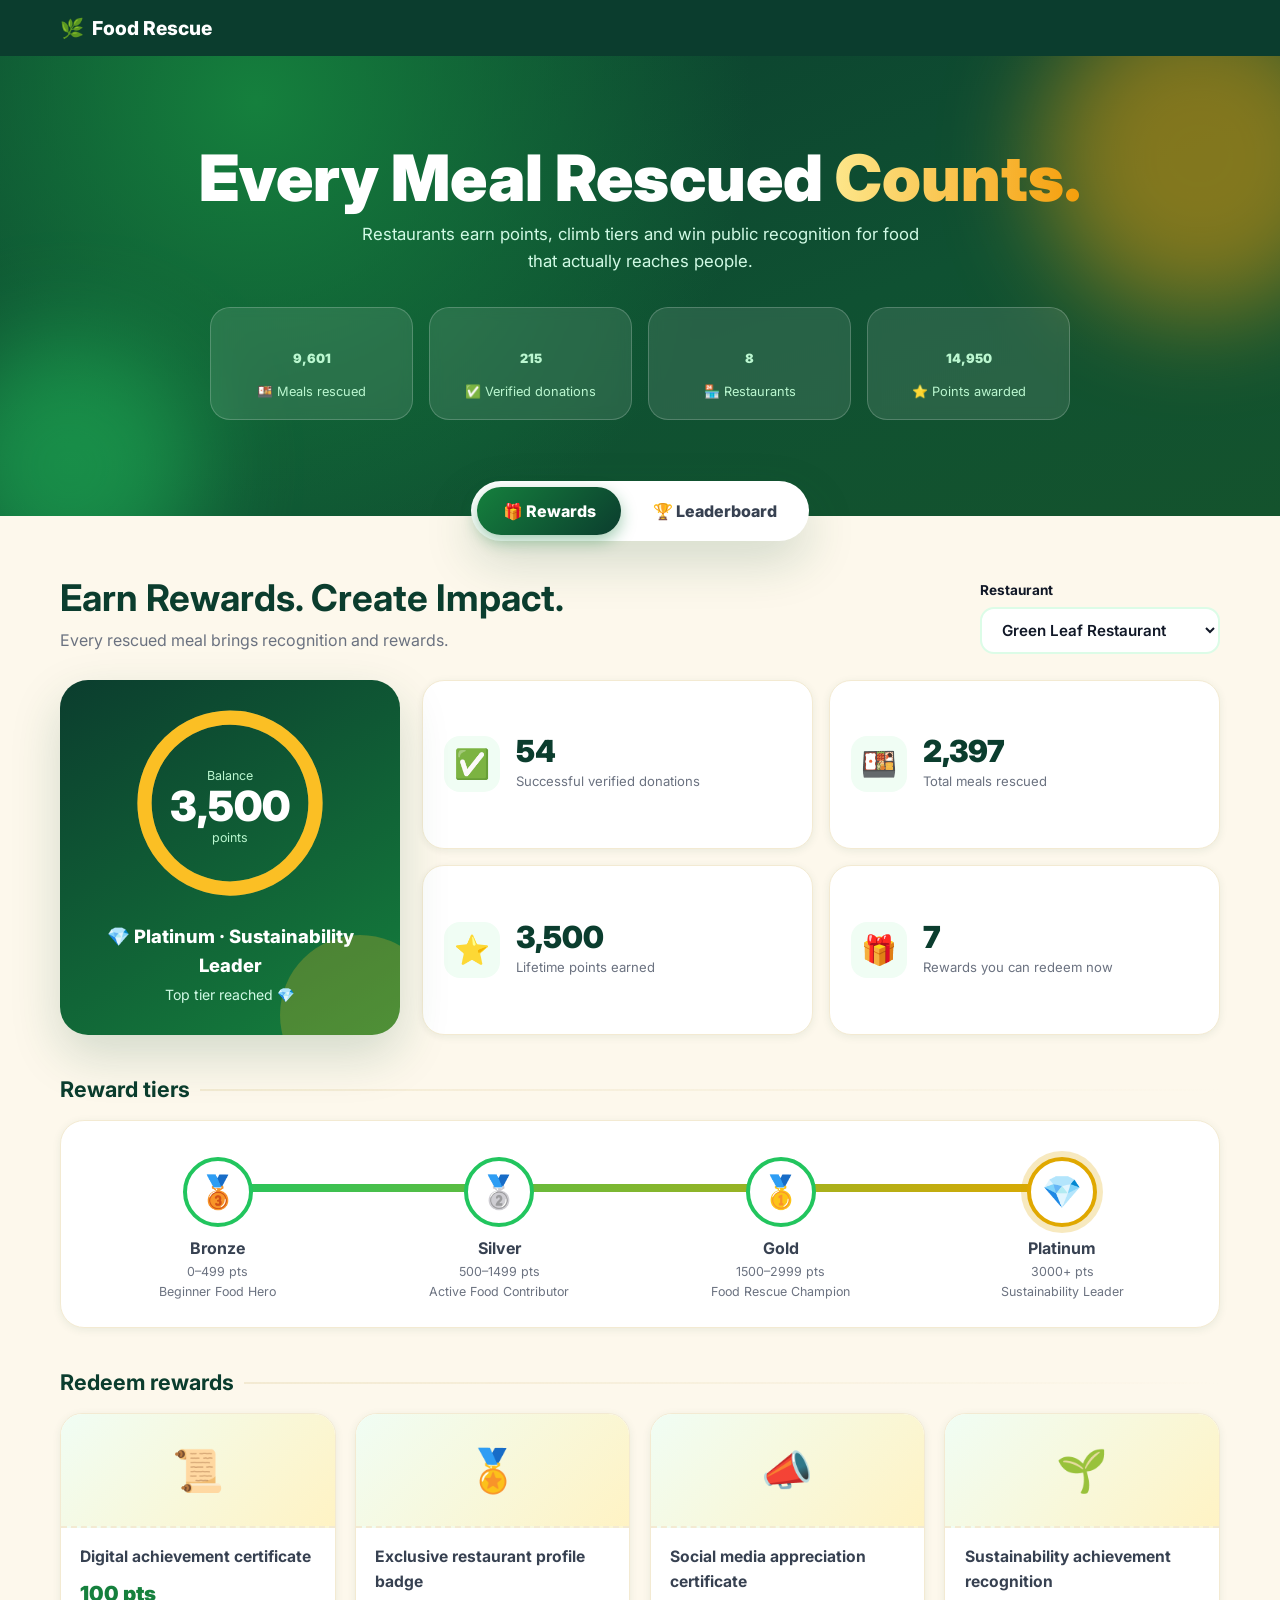
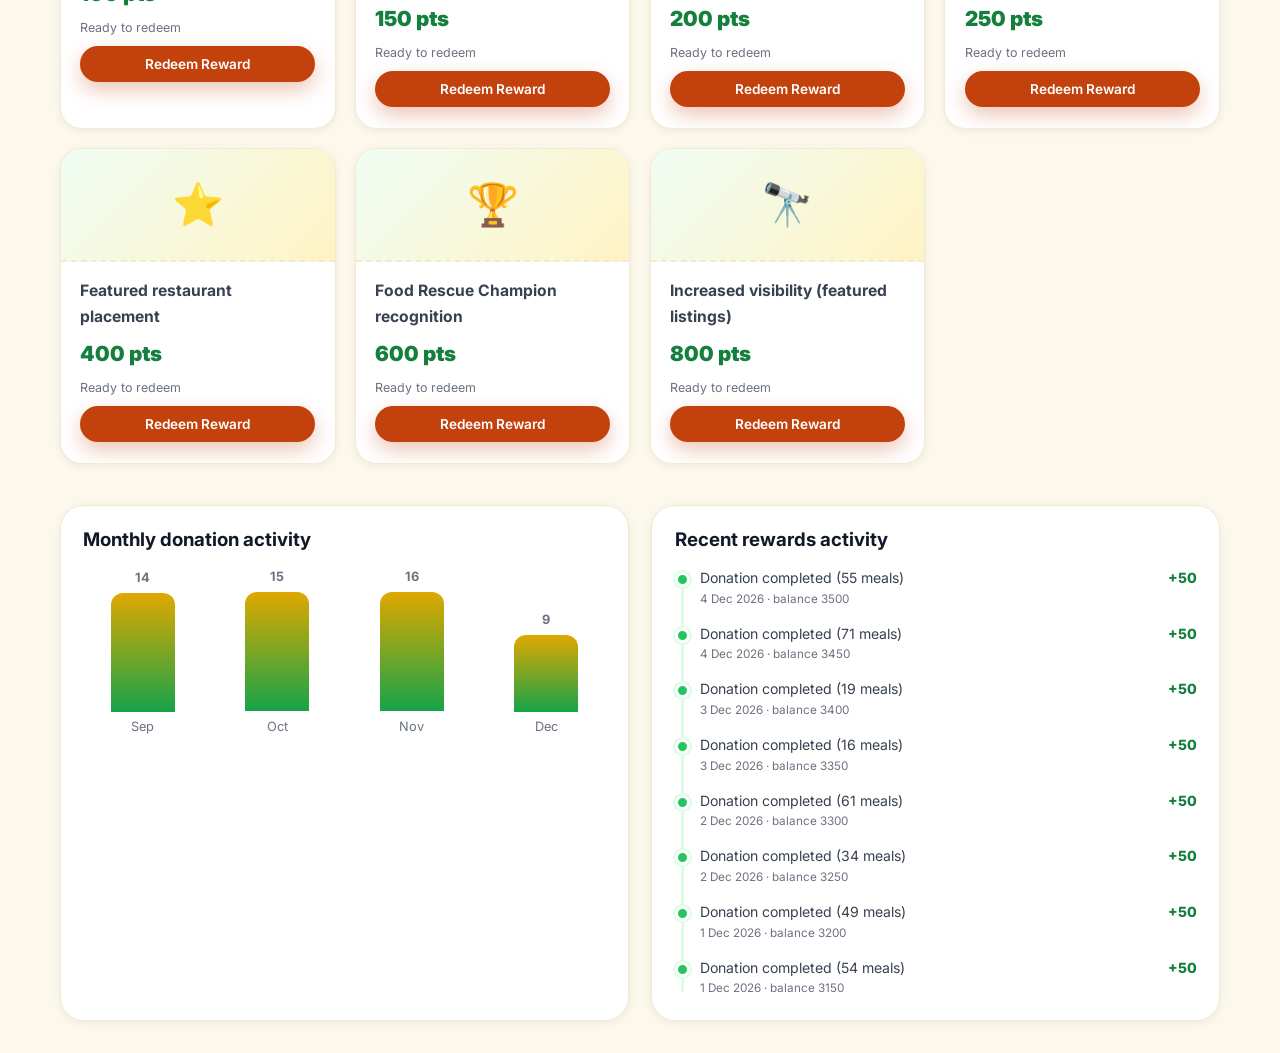
<file: rewards.html>
<!DOCTYPE html>
<html lang="en">
<head>
  <meta charset="UTF-8" />
  <meta name="viewport" content="width=device-width, initial-scale=1.0" />
  <meta name="description" content="Food Rescue Rewards & Leaderboard: restaurant points, tiers, redemption and public rankings. Demo data." />
  <meta name="theme-color" content="#0b3d2e" />
  <title>Rewards &amp; Leaderboard | Food Rescue</title>
  <link rel="preconnect" href="https://fonts.googleapis.com" />
  <link rel="preconnect" href="https://fonts.gstatic.com" crossorigin />
  <link href="https://fonts.googleapis.com/css2?family=Inter:wght@400;500;600;700;800;900&display=swap" rel="stylesheet" />
  <link rel="stylesheet" href="style.css" />
  <link rel="stylesheet" href="rewards.css" />
</head>
<body class="rw-page">
  <header class="rw-top">
    <div class="container rw-top-in">
      <a href="index.html" class="rw-brand" aria-label="Food Rescue home">🌿 <span>Food Rescue</span></a>
    </div>
  </header>

  <main id="main">
    <section class="rw-hero" aria-labelledby="hubTitle">
      <div class="rw-orb o1" aria-hidden="true"></div><div class="rw-orb o2" aria-hidden="true"></div>
      <div class="container rw-hero-in">
        <h1 id="hubTitle">Every Meal Rescued <em>Counts.</em></h1>
        <p>Restaurants earn points, climb tiers and win public recognition for food that actually reaches people.</p>
        <div class="rw-hero-stats" id="heroStats" aria-live="polite"></div>
      </div>
    </section>

    <div class="container">
      <div class="rw-tabbar" role="tablist" aria-label="Rewards or Leaderboard">
        <button role="tab" id="tabRewards" aria-controls="panelRewards" aria-selected="true" data-tab="rewards">🎁 Rewards</button>
        <button role="tab" id="tabBoard" aria-controls="panelBoard" aria-selected="false" data-tab="leaderboard">🏆 Leaderboard</button>
      </div>

      <section id="panelRewards" role="tabpanel" aria-labelledby="tabRewards" class="rw-panel">
        <div class="rw-sec-head"><div><h2>Earn Rewards. Create Impact.</h2><p>Every rescued meal brings recognition and rewards.</p></div>
          <label class="rw-select">Restaurant <select id="rwRestaurant" aria-label="Choose restaurant"></select></label></div>
        <div id="rwBody"><div class="rw-state">Loading demo data…</div></div>
      </section>

      <section id="panelBoard" role="tabpanel" aria-labelledby="tabBoard" class="rw-panel" hidden>
        <div class="rw-sec-head"><div><h2>Food Rescue Champions</h2><p>Celebrating restaurants making the biggest difference.</p></div></div>
        <div id="lbBody"><div class="rw-state">Loading demo data…</div></div>
      </section>
</div>
  </main>

  <dialog id="profileDialog" aria-label="Restaurant profile">
    <div class="dialog-head"><div><h2>Restaurant Profile</h2></div>
      <button type="button" class="icon-btn" data-close-dialog aria-label="Close profile">✕</button></div>
    <div class="dialog-body" id="profileBody"></div>
  </dialog>
  <div class="toast-container" id="toastContainer" aria-live="polite"></div>
  <script src="rewards.js"></script>
</body>
</html>
</file>
<file: style.css>
/* =========================================================
   Food Rescue - style.css
   Modern food-tech look: white base, fresh green, subtle orange.
   Responsive, accessible, no frameworks.
   ========================================================= */

/* ---------- Design tokens ---------- */
:root {
  --green-900: #0b3d2e;
  --green-800: #0f5132;
  --green-700: #15803d;
  --green-600: #16a34a;
  --green-500: #22c55e;
  --green-100: #dcfce7;
  --green-50: #f0fdf4;

  --orange-700: #c2410c;
  --orange-800: #9a3412;
  --orange-500: #f97316;
  --orange-100: #ffedd5;
  --orange-50: #fff7ed;

  --amber-100: #fef3c7;
  --amber-800: #92400e;
  --blue-100: #dbeafe;
  --blue-700: #1d4ed8;
  --sky-100: #e0f2fe;
  --sky-800: #075985;
  --red-100: #fee2e2;
  --red-600: #dc2626;
  --red-800: #991b1b;
  --gray-50: #f9fafb;
  --gray-100: #f3f4f6;
  --gray-200: #e5e7eb;
  --gray-500: #6b7280;
  --gray-700: #374151;
  --gray-900: #111827;
  --white: #ffffff;

  --radius: 20px;
  --radius-sm: 12px;
  --shadow-sm: 0 2px 8px rgba(15, 81, 50, 0.08);
  --shadow-md: 0 10px 30px rgba(15, 81, 50, 0.12);
  --shadow-lg: 0 20px 50px rgba(15, 81, 50, 0.18);
  --font: "Inter", system-ui, -apple-system, "Segoe UI", Roboto, Arial, sans-serif;
}

/* ---------- Reset / base ---------- */
*, *::before, *::after { box-sizing: border-box; }
html { scroll-behavior: smooth; scroll-padding-top: 84px; }
body {
  margin: 0;
  font-family: var(--font);
  color: var(--gray-700);
  background: var(--white);
  line-height: 1.6;
  -webkit-font-smoothing: antialiased;
}
img, svg { max-width: 100%; }
a { color: inherit; text-decoration: none; }
h1, h2, h3 { color: var(--gray-900); line-height: 1.2; margin: 0 0 0.5rem; }
p { margin: 0 0 1rem; }
ol, ul { margin: 0; padding: 0; }
ol { list-style: none; }
[hidden] { display: none !important; }
fieldset { border: 0; padding: 0; margin: 0; min-width: 0; }
legend { padding: 0; }

:focus-visible { outline: 3px solid var(--green-500); outline-offset: 2px; }

.container { width: min(1160px, 92%); margin-inline: auto; }

.visually-hidden {
  position: absolute !important;
  width: 1px; height: 1px; margin: -1px; padding: 0;
  overflow: hidden; clip: rect(0 0 0 0); white-space: nowrap; border: 0;
}
.skip-link {
  position: absolute; left: 1rem; top: -4rem; z-index: 2000;
  background: var(--green-800); color: var(--white);
  padding: 0.6rem 1rem; border-radius: var(--radius-sm); font-weight: 600;
  transition: top 0.2s;
}
.skip-link:focus { top: 1rem; }

/* ---------- Icons (one consistent line-icon set) ---------- */
.icon {
  width: 1.15em; height: 1.15em; flex: none;
  fill: none; stroke: currentColor; stroke-width: 2;
  stroke-linecap: round; stroke-linejoin: round;
  vertical-align: -0.2em;
}

/* ---------- Buttons ---------- */
.btn {
  display: inline-flex; align-items: center; justify-content: center; gap: 0.5rem;
  padding: 0.7rem 1.3rem;
  border: 2px solid transparent; border-radius: 999px;
  font: 600 0.95rem var(--font);
  cursor: pointer; text-align: center;
  transition: transform 0.2s ease, box-shadow 0.2s ease, background 0.2s ease, color 0.2s ease, border-color 0.2s ease;
}
.btn:hover:not(:disabled) { transform: translateY(-2px); }
.btn:active:not(:disabled) { transform: translateY(0); }
.btn:disabled { cursor: not-allowed; opacity: 0.65; }
.btn-primary { background: var(--green-700); color: var(--white); box-shadow: 0 6px 16px rgba(21, 128, 61, 0.3); }
.btn-primary:hover:not(:disabled) { background: var(--green-800); }
.btn-accent { background: var(--orange-700); color: var(--white); box-shadow: 0 8px 20px rgba(194, 65, 12, 0.3); }
.btn-accent:hover:not(:disabled) { background: var(--orange-800); }
.btn-outline { background: var(--white); color: var(--green-800); border-color: var(--green-600); }
.btn-outline:hover:not(:disabled) { background: var(--green-50); }
.btn-ghost { background: transparent; color: var(--gray-700); border-color: var(--gray-200); }
.btn-ghost:hover:not(:disabled) { background: var(--gray-100); }
.btn-sm { padding: 0.5rem 1rem; font-size: 0.85rem; }
.btn-lg { padding: 0.9rem 1.8rem; font-size: 1.05rem; }
.btn-block { width: 100%; }
.icon-btn {
  display: grid; place-items: center; width: 40px; height: 40px;
  background: var(--gray-100); border: 0; border-radius: 50%; cursor: pointer; color: var(--gray-700);
  transition: background 0.2s;
}
.icon-btn:hover { background: var(--gray-200); }
.link-btn {
  background: none; border: 0; padding: 0; font: 600 0.9rem var(--font);
  color: var(--green-700); text-decoration: underline; cursor: pointer;
}
.link-btn:hover { color: var(--green-900); }

/* ---------- Navbar ---------- */
.navbar {
  position: sticky; top: 0; z-index: 100;
  background: rgba(255, 255, 255, 0.92);
  backdrop-filter: blur(10px);
  border-bottom: 1px solid var(--gray-200);
}
.nav-inner { display: flex; align-items: center; justify-content: space-between; min-height: 68px; }
.brand { display: inline-flex; align-items: center; gap: 0.6rem; font-weight: 800; font-size: 1.3rem; color: var(--green-800); }
.brand-icon { display: grid; place-items: center; width: 38px; height: 38px; background: var(--green-100); border-radius: 12px; color: var(--green-700); }
.brand-light { color: var(--white); }
.brand-light .brand-icon { background: rgba(255, 255, 255, 0.15); color: var(--white); }

.nav-links { display: flex; align-items: center; gap: 1.4rem; font-weight: 500; font-size: 0.95rem; }
.nav-links a:not(.btn) { position: relative; padding: 0.25rem 0; }
.nav-links a:not(.btn)::after {
  content: ""; position: absolute; left: 0; bottom: 0;
  width: 0; height: 2px; background: var(--orange-500);
  transition: width 0.25s ease;
}
.nav-links a:not(.btn):hover::after,
.nav-links a[aria-current="true"]::after { width: 100%; }
.nav-links a[aria-current="true"]:not(.btn) { color: var(--green-800); font-weight: 600; }

.nav-toggle {
  display: none; flex-direction: column; justify-content: center; gap: 5px;
  width: 44px; height: 44px; padding: 0 11px;
  background: var(--green-50); border: 1px solid var(--green-100); border-radius: 12px; cursor: pointer;
}
.nav-toggle span { display: block; height: 2px; background: var(--green-800); border-radius: 2px; transition: transform 0.25s, opacity 0.25s; }
.nav-toggle[aria-expanded="true"] span:nth-child(1) { transform: translateY(7px) rotate(45deg); }
.nav-toggle[aria-expanded="true"] span:nth-child(2) { opacity: 0; }
.nav-toggle[aria-expanded="true"] span:nth-child(3) { transform: translateY(-7px) rotate(-45deg); }

/* ---------- Hero ---------- */
.hero {
  position: relative; overflow: hidden;
  padding: 4.5rem 0 4rem;
  background: linear-gradient(160deg, var(--green-50) 0%, var(--white) 55%, var(--orange-50) 100%);
}
.hero-blob { position: absolute; border-radius: 50%; filter: blur(60px); opacity: 0.5; z-index: 0; }
.blob-1 { width: 320px; height: 320px; background: #86efac; top: -80px; right: -60px; animation: float 9s ease-in-out infinite; }
.blob-2 { width: 260px; height: 260px; background: #fed7aa; bottom: -90px; left: -60px; animation: float 11s ease-in-out infinite reverse; }
.hero-inner { position: relative; z-index: 1; display: grid; grid-template-columns: 1.15fr 0.85fr; gap: 3rem; align-items: center; }
.pill {
  display: inline-flex; align-items: center; gap: 0.4rem;
  padding: 0.35rem 0.9rem; margin-bottom: 1rem;
  background: var(--white); color: var(--green-800);
  border: 1px solid var(--green-100); border-radius: 999px;
  font-size: 0.85rem; font-weight: 600; box-shadow: var(--shadow-sm);
}
.hero h1 { font-size: clamp(2.6rem, 6vw, 4.2rem); font-weight: 800; color: var(--green-800); letter-spacing: -0.02em; margin-bottom: 0.3rem; }
.tagline {
  display: inline-block;
  font-size: clamp(1.3rem, 3vw, 1.9rem); font-weight: 700; margin-bottom: 1rem;
  color: var(--green-700);
  background: linear-gradient(transparent 62%, var(--orange-100) 62%);
}
.hero-desc { font-size: 1.08rem; max-width: 56ch; }
.hero-actions { display: flex; flex-wrap: wrap; gap: 0.9rem; margin-top: 1.5rem; }
.trust-row { list-style: none; display: flex; flex-wrap: wrap; gap: 0.6rem 1.4rem; margin-top: 1.6rem; font-size: 0.88rem; font-weight: 500; color: var(--gray-700); }
.trust-row li { display: inline-flex; align-items: center; gap: 0.4rem; }
.trust-row .icon { color: var(--green-600); }

.hero-visual { position: relative; max-width: 460px; margin-inline: auto; width: 100%; }
.hero-visual > svg { width: 100%; height: auto; display: block; animation: float 8s ease-in-out infinite; }
.float-chip {
  position: absolute; display: flex; flex-direction: column; gap: 0.1rem;
  background: var(--white); border: 1px solid var(--green-100); border-radius: var(--radius-sm);
  padding: 0.7rem 1rem; box-shadow: var(--shadow-md);
}
.float-chip strong { font-size: 1.6rem; line-height: 1.1; color: var(--green-700); }
.float-chip span { font-size: 0.78rem; color: var(--gray-500); }
.chip-a { top: 6%; right: 0; animation: float 6s ease-in-out infinite; }
.chip-b { bottom: 8%; left: 0; animation: float 7s ease-in-out infinite reverse; }
.chip-b strong { color: var(--orange-700); }

/* ---------- Sections ---------- */
.section { padding: 5rem 0; }
.section-alt { background: var(--green-50); }
.section-green { background: linear-gradient(145deg, var(--green-900), var(--green-700)); color: var(--white); }
.section-head { text-align: center; max-width: 660px; margin: 0 auto 2.6rem; }
.section-head h2 { font-size: clamp(1.8rem, 4vw, 2.5rem); }
.section-head p { color: var(--gray-500); }
.section-head.light h2 { color: var(--white); }
.section-head.light p { color: rgba(255, 255, 255, 0.85); }
.eyebrow {
  display: inline-flex; align-items: center; gap: 0.45rem; margin-bottom: 0.6rem;
  font-size: 0.78rem; font-weight: 700; letter-spacing: 0.12em; text-transform: uppercase;
  color: var(--green-700);
}
.eyebrow .icon { color: var(--orange-500); }
.section-green .eyebrow { color: #bbf7d0; }
.demo-pill {
  background: var(--orange-100); color: var(--orange-800);
  padding: 0.1rem 0.6rem; border-radius: 999px; letter-spacing: 0.04em;
}

/* Demo / honesty banners */
.demo-banner {
  display: flex; gap: 0.8rem; align-items: flex-start;
  max-width: 880px; margin: 0 auto 2rem; padding: 1rem 1.2rem;
  background: var(--orange-50); border: 1px solid var(--orange-100); border-left: 5px solid var(--orange-500);
  border-radius: var(--radius-sm); font-size: 0.92rem; color: var(--gray-700);
}
.demo-banner .icon { margin-top: 0.15rem; color: var(--orange-700); }
.demo-banner p { margin: 0; }
.demo-banner.light { background: rgba(255, 255, 255, 0.12); border-color: rgba(255, 255, 255, 0.25); border-left-color: var(--orange-500); color: rgba(255, 255, 255, 0.92); }
.demo-banner.light .icon { color: #fed7aa; }

/* ---------- Forms ---------- */
.donate-layout { display: grid; grid-template-columns: minmax(0, 1.65fr) minmax(0, 1fr); gap: 1.6rem; align-items: start; }
.form-card {
  background: var(--white); border: 1px solid var(--green-100); border-radius: var(--radius);
  padding: 2rem; box-shadow: var(--shadow-md);
}
.form-title {
  font-size: 1.05rem; color: var(--green-800); margin: 1.6rem 0 0.9rem;
  padding-bottom: 0.5rem; border-bottom: 1px dashed var(--green-100);
}
.form-title:first-of-type, .form-success + .form-title { margin-top: 0; }
.form-grid { display: grid; grid-template-columns: 1fr 1fr; gap: 1.1rem 1.2rem; }
.field { display: flex; flex-direction: column; gap: 0.35rem; min-width: 0; }
.field.full { grid-column: 1 / -1; }
label, legend { font-weight: 600; font-size: 0.92rem; color: var(--gray-900); }
.req { color: var(--red-600); }
.optional { color: var(--gray-500); font-weight: 400; font-size: 0.85em; }

input, select, textarea {
  width: 100%; padding: 0.75rem 0.9rem;
  font: 400 1rem var(--font); color: var(--gray-900);
  background: var(--white);
  border: 1.5px solid var(--gray-200); border-radius: var(--radius-sm);
  transition: border-color 0.2s, box-shadow 0.2s;
}
textarea { resize: vertical; min-height: 80px; }
input:hover:not(:disabled), select:hover, textarea:hover { border-color: #cbd5d1; }
input:focus, select:focus, textarea:focus {
  outline: none; border-color: var(--green-600); box-shadow: 0 0 0 4px rgba(34, 197, 94, 0.2);
}
input:disabled { background: var(--gray-100); cursor: not-allowed; }
input[type="file"] { padding: 0.55rem; font-size: 0.9rem; }
input[aria-invalid="true"], select[aria-invalid="true"], textarea[aria-invalid="true"] { border-color: var(--red-600); background: #fff7f7; }
.error { min-height: 1em; font-size: 0.8rem; color: var(--red-600); font-weight: 500; }
.error:empty { min-height: 0; }
.hint { text-align: right; font-size: 0.78rem; color: var(--gray-500); }

.input-pair { display: grid; grid-template-columns: 1fr 120px; gap: 0.5rem; }

/* Veg / Non-veg segmented control */
.segmented { display: flex; gap: 0.6rem; position: relative; }
.segmented input { position: absolute; opacity: 0; width: 1px; height: 1px; }
.segmented label {
  flex: 1; display: flex; align-items: center; justify-content: center; gap: 0.5rem;
  padding: 0.7rem 0.9rem; border: 1.5px solid var(--gray-200); border-radius: var(--radius-sm);
  cursor: pointer; font-weight: 600; transition: border-color 0.2s, background 0.2s;
}
.segmented label:hover { border-color: var(--green-500); }
.segmented input:checked + label { background: var(--green-50); border-color: var(--green-600); color: var(--green-800); }
.segmented input:focus-visible + label { outline: 3px solid var(--green-500); outline-offset: 2px; }
.veg-mark { display: inline-grid; place-items: center; width: 16px; height: 16px; border: 2px solid currentColor; border-radius: 3px; flex: none; }
.veg-mark::after { content: ""; width: 8px; height: 8px; border-radius: 50%; background: currentColor; }
.veg-mark.veg { color: #16a34a; }
.veg-mark.nonveg { color: #b91c1c; }

/* File drop + preview */
.file-drop {
  display: flex; align-items: center; justify-content: center; gap: 0.6rem;
  padding: 1.1rem; border: 2px dashed var(--green-500); border-radius: var(--radius-sm);
  background: var(--green-50); color: var(--green-800); font-weight: 600; cursor: pointer;
  transition: background 0.2s;
}
.file-drop:hover { background: var(--green-100); }
input.visually-hidden:focus-visible + .image-preview,
.field:focus-within .file-drop { outline: 3px solid var(--green-500); outline-offset: 2px; }
.image-preview { display: flex; align-items: center; gap: 1rem; margin-top: 0.4rem; }
.image-preview img { width: 120px; height: 90px; object-fit: cover; border-radius: var(--radius-sm); border: 1px solid var(--gray-200); }

/* Safety confirmation */
.safety-box { margin-top: 1.6rem; padding: 1.1rem 1.2rem; background: var(--orange-50); border: 1px solid var(--orange-100); border-radius: var(--radius-sm); gap: 0.6rem; }
.safety-box legend { display: flex; align-items: center; gap: 0.4rem; padding: 0 0.3rem; color: var(--orange-800); }
.check { display: flex; align-items: flex-start; gap: 0.6rem; font-weight: 500; font-size: 0.9rem; cursor: pointer; }
.check input { width: 18px; height: 18px; margin-top: 0.2rem; flex: none; accent-color: var(--green-700); }

.donor-status {
  display: flex; flex-wrap: wrap; align-items: center; gap: 0.6rem 0.9rem;
  margin: 1.2rem 0; padding: 0.8rem 1rem; background: var(--gray-50); border: 1px solid var(--gray-200); border-radius: var(--radius-sm);
  font-size: 0.9rem;
}
.donor-status-label { font-weight: 600; color: var(--gray-900); }
.donor-status.is-required { background: var(--red-100); border-color: #fecaca; }
.donor-status-note { flex: 1 1 14rem; font-weight: 600; color: var(--red-800); }

.form-success {
  display: flex; align-items: center; gap: 0.6rem; margin-bottom: 1.2rem; padding: 0.8rem 1rem;
  background: var(--green-100); color: var(--green-800); border-radius: var(--radius-sm); font-weight: 600; font-size: 0.92rem;
}
.form-success a { text-decoration: underline; }

/* Guidance card */
.guide-card {
  position: sticky; top: 92px;
  background: linear-gradient(160deg, var(--green-50), var(--white)); border: 1px solid var(--green-100);
  border-radius: var(--radius); padding: 1.6rem; box-shadow: var(--shadow-sm);
}
.guide-icon { display: grid; place-items: center; width: 48px; height: 48px; margin-bottom: 0.8rem; border-radius: 14px; background: var(--green-100); color: var(--green-700); font-size: 1.4rem; }
.guide-list { padding-left: 1.1rem; display: grid; gap: 0.6rem; font-size: 0.92rem; }
.guide-list li::marker { color: var(--orange-500); }
.guide-note { margin: 1rem 0 0; font-size: 0.8rem; color: var(--gray-500); }

/* ---------- Verification badges ---------- */
.vbadge {
  display: inline-flex; align-items: center; gap: 0.3rem;
  font-size: 0.74rem; font-weight: 700; padding: 0.2rem 0.6rem; border-radius: 999px; white-space: nowrap;
}
.v-verified { background: var(--green-100); color: #166534; }
.v-pending { background: var(--amber-100); color: var(--amber-800); }
.v-required { background: var(--red-100); color: var(--red-800); }
.v-demo { background: var(--sky-100); color: var(--sky-800); }
.v-none { background: var(--gray-100); color: var(--gray-700); }

/* ---------- Verification section ---------- */
.verify-layout { display: grid; grid-template-columns: minmax(0, 0.9fr) minmax(0, 1.4fr); gap: 1.6rem; align-items: start; }
.trust-card {
  background: var(--white); border: 1px solid var(--green-100); border-radius: var(--radius);
  padding: 1.8rem; box-shadow: var(--shadow-md); position: relative; overflow: hidden;
}
.trust-card::before { content: ""; position: absolute; inset: 0 0 auto 0; height: 6px; background: linear-gradient(90deg, var(--green-600), var(--orange-500)); }
.trust-head { display: flex; align-items: center; gap: 1rem; margin-bottom: 1rem; }
.trust-shield { display: grid; place-items: center; flex: none; width: 64px; height: 64px; border-radius: 20px; font-size: 1.9rem; background: var(--gray-100); color: var(--gray-500); }
.trust-shield.verified { background: var(--green-100); color: var(--green-700); }
.trust-shield.pending { background: var(--amber-100); color: var(--amber-800); }
.trust-shield.required { background: var(--red-100); color: var(--red-800); }
.trust-eyebrow { margin: 0; font-size: 0.75rem; font-weight: 700; letter-spacing: 0.1em; text-transform: uppercase; color: var(--green-700); }
.trust-head h3 { font-size: 1.25rem; margin: 0.1rem 0 0.4rem; overflow-wrap: anywhere; }
.trust-desc { font-size: 0.92rem; }
.progress { height: 8px; border-radius: 999px; background: var(--gray-100); overflow: hidden; }
.progress span { display: block; height: 100%; background: linear-gradient(90deg, var(--green-500), var(--green-700)); border-radius: 999px; transition: width 0.5s ease; }
.progress-label { margin: 0.4rem 0 1rem; font-size: 0.8rem; color: var(--gray-500); }
.trust-list { list-style: none; display: grid; gap: 0.5rem; margin-bottom: 1.3rem; font-size: 0.9rem; }
.trust-list li { display: flex; align-items: center; gap: 0.6rem; }
.trust-list li > .icon { color: var(--green-700); }
.trust-list li > span:not(.vbadge) { flex: 1; min-width: 0; }
.trust-actions { display: flex; flex-wrap: wrap; align-items: center; gap: 0.7rem; }

.method-grid { display: grid; grid-template-columns: repeat(2, minmax(0, 1fr)); gap: 1rem; }
.method-card {
  display: flex; flex-direction: column; gap: 0.5rem;
  background: var(--white); border: 1px solid var(--gray-200); border-radius: var(--radius);
  padding: 1.2rem; box-shadow: var(--shadow-sm);
  transition: transform 0.25s, box-shadow 0.25s, border-color 0.25s;
}
.method-card:hover { transform: translateY(-4px); box-shadow: var(--shadow-md); border-color: var(--green-500); }
.method-top { display: flex; justify-content: space-between; align-items: center; gap: 0.5rem; }
.method-icon { display: grid; place-items: center; width: 42px; height: 42px; border-radius: 12px; background: var(--green-100); color: var(--green-700); font-size: 1.2rem; }
.method-card h3 { font-size: 1rem; margin: 0.3rem 0 0; }
.method-card p { font-size: 0.86rem; color: var(--gray-500); margin: 0 0 0.4rem; }
.method-card .btn { margin-top: auto; align-self: flex-start; }

/* ---------- Dialogs ---------- */
dialog {
  width: min(680px, 94vw); max-height: 90vh; padding: 0;
  border: 0; border-radius: var(--radius); background: var(--white); color: var(--gray-700);
  box-shadow: var(--shadow-lg); overflow: hidden;
}
dialog[open] { display: flex; flex-direction: column; animation: fadeUp 0.3s ease both; }
dialog.dialog-sm { width: min(460px, 94vw); }
dialog.dialog-sm form { display: flex; flex-direction: column; min-height: 0; }
dialog::backdrop { background: rgba(11, 61, 46, 0.55); backdrop-filter: blur(3px); }
.dialog-head {
  display: flex; justify-content: space-between; align-items: flex-start; gap: 1rem;
  padding: 1.3rem 1.5rem; border-bottom: 1px solid var(--gray-200); background: var(--green-50);
}
.dialog-head h2 { font-size: 1.3rem; margin-bottom: 0.2rem; }
.dialog-head p { margin: 0; font-size: 0.88rem; color: var(--gray-500); }
.dialog-body { padding: 1.3rem 1.5rem 1.6rem; overflow-y: auto; display: grid; gap: 1rem; }
.dialog-actions { display: flex; justify-content: flex-end; gap: 0.7rem; }

.v-panel { border: 1px solid var(--gray-200); border-radius: var(--radius-sm); background: var(--white); }
.v-panel[open] { border-color: var(--green-500); box-shadow: var(--shadow-sm); }
.v-panel summary {
  display: flex; align-items: center; gap: 0.7rem; padding: 0.9rem 1rem;
  cursor: pointer; list-style: none; font-weight: 600; color: var(--gray-900);
}
.v-panel summary::-webkit-details-marker { display: none; }
.v-panel summary::after { content: "+"; margin-left: 0.3rem; font-size: 1.3rem; line-height: 1; color: var(--green-700); }
.v-panel[open] summary::after { content: "–"; }
.v-panel summary > .icon { color: var(--green-700); font-size: 1.2rem; }
.v-title { flex: 1; min-width: 0; }
.v-panel form { display: grid; gap: 0.9rem; padding: 0 1rem 1.1rem; }
.v-help { font-size: 0.85rem; color: var(--gray-500); margin: 0; }

/* ---------- Toolbar / filters ---------- */
.toolbar { display: grid; grid-template-columns: 1.5fr 1fr 1fr 1fr; gap: 0.9rem; margin-bottom: 1rem; }
.search-wrap { position: relative; }
.search-wrap > .icon { position: absolute; left: 14px; top: 50%; transform: translateY(-50%); pointer-events: none; color: var(--gray-500); }
.search-wrap input { padding-left: 2.5rem; }
.result-count { color: var(--gray-500); font-size: 0.9rem; margin-bottom: 1rem; }

/* ---------- Food cards ---------- */
.cards-grid { display: grid; grid-template-columns: repeat(auto-fill, minmax(300px, 1fr)); gap: 1.5rem; }
.food-card {
  display: flex; flex-direction: column; overflow: hidden;
  background: var(--white); border: 1px solid var(--gray-200); border-radius: var(--radius);
  box-shadow: var(--shadow-sm);
  transition: transform 0.25s, box-shadow 0.25s, border-color 0.25s;
  animation: fadeUp 0.45s ease both;
}
.cards-grid.no-anim .food-card { animation: none; }
.food-card:hover { transform: translateY(-5px); box-shadow: var(--shadow-md); border-color: var(--green-500); }
.food-card.is-done .card-media { filter: grayscale(0.5); }
.food-card.is-done .card-body { opacity: 0.85; }

.card-media {
  position: relative; aspect-ratio: 16 / 10; overflow: hidden;
  display: grid; place-items: center;
  background: linear-gradient(135deg, var(--green-100), var(--orange-50));
}
.card-media img { width: 100%; height: 100%; object-fit: cover; display: block; transition: transform 0.4s ease; }
.food-card:hover .card-media img { transform: scale(1.05); }
.media-art { font-size: 3.6rem; filter: drop-shadow(0 6px 10px rgba(0, 0, 0, 0.12)); }
.card-cat {
  position: absolute; top: 0.7rem; left: 0.7rem;
  font-size: 0.74rem; font-weight: 700; color: var(--green-800);
  background: rgba(255, 255, 255, 0.94); padding: 0.25rem 0.7rem; border-radius: 999px;
}
.badge { position: absolute; top: 0.7rem; right: 0.7rem; font-size: 0.74rem; font-weight: 700; padding: 0.25rem 0.7rem; border-radius: 999px; white-space: nowrap; }
.badge-available { background: var(--green-100); color: #166534; }
.badge-reserved { background: var(--amber-100); color: var(--amber-800); }
.badge-picked { background: var(--blue-100); color: var(--blue-700); }
.badge-expired { background: var(--red-100); color: var(--red-800); }
.sample-tag { position: absolute; left: 0.7rem; bottom: 0.6rem; font-size: 0.68rem; font-weight: 600; color: var(--white); background: rgba(17, 24, 39, 0.72); padding: 0.15rem 0.55rem; border-radius: 999px; }

.card-body { display: flex; flex-direction: column; flex: 1; padding: 1.2rem 1.3rem 1.3rem; }
.food-card h3 { display: flex; align-items: center; gap: 0.5rem; font-size: 1.15rem; margin-bottom: 0.2rem; }
.serve { margin: 0 0 0.8rem; color: var(--gray-500); font-size: 0.9rem; }
.serve strong { font-size: 1.5rem; font-weight: 800; color: var(--green-700); margin-right: 0.15rem; }
.meta { list-style: none; margin: 0 0 0.8rem; display: grid; gap: 0.45rem; font-size: 0.88rem; }
.meta li { display: flex; gap: 0.55rem; align-items: flex-start; }
.meta .icon { margin-top: 0.2rem; color: var(--green-700); }
.meta li > span { min-width: 0; overflow-wrap: anywhere; }
.meta .urgent { color: var(--orange-700); font-weight: 600; }
.chips { display: flex; flex-wrap: wrap; gap: 0.4rem; margin-bottom: 0.8rem; }
.chip { font-size: 0.74rem; font-weight: 600; color: var(--gray-700); background: var(--gray-100); padding: 0.2rem 0.6rem; border-radius: 999px; }
.note { background: var(--orange-50); border-radius: var(--radius-sm); padding: 0.6rem 0.8rem; font-size: 0.83rem; color: var(--gray-700); margin: 0 0 0.8rem; }
.requested-by { font-size: 0.82rem; color: var(--amber-800); font-weight: 600; margin: 0 0 0.8rem; }
.card-action { margin-top: auto; }
.card-action .btn { width: 100%; }
.btn-reserved { background: var(--orange-700); box-shadow: 0 6px 16px rgba(194, 65, 12, 0.28); }
.btn-reserved:hover:not(:disabled) { background: var(--orange-800); }
.btn-done { background: var(--gray-200); color: var(--gray-700); box-shadow: none; }

/* ---------- Empty state ---------- */
.empty-state { text-align: center; background: var(--white); border: 2px dashed var(--green-500); border-radius: var(--radius); padding: 3rem 1.5rem; }
.empty-icon { display: inline-grid; place-items: center; width: 72px; height: 72px; margin-bottom: 0.8rem; border-radius: 50%; background: var(--green-100); color: var(--green-700); font-size: 2.2rem; }
.empty-actions { display: flex; justify-content: center; flex-wrap: wrap; gap: 0.8rem; margin-top: 1rem; }
.demo-tools { text-align: center; margin-top: 2rem; }

/* ---------- How it works ---------- */
.steps { display: grid; grid-template-columns: repeat(3, 1fr); gap: 1.5rem; margin-bottom: 2.5rem; }
.step-card {
  position: relative; text-align: center;
  background: var(--white); border: 1px solid var(--gray-200); border-radius: var(--radius);
  padding: 2.4rem 1.6rem 2rem; box-shadow: var(--shadow-sm);
  transition: transform 0.25s, box-shadow 0.25s, border-color 0.25s;
}
.step-card:hover { transform: translateY(-6px); box-shadow: var(--shadow-md); border-color: var(--green-500); }
.step-num {
  position: absolute; top: -16px; left: 50%; transform: translateX(-50%);
  width: 34px; height: 34px; display: grid; place-items: center;
  background: var(--orange-700); color: var(--white); font-weight: 700; border-radius: 50%;
  box-shadow: 0 4px 10px rgba(194, 65, 12, 0.35);
}
.step-icon { display: inline-grid; place-items: center; width: 60px; height: 60px; margin-bottom: 0.8rem; border-radius: 18px; background: var(--green-100); color: var(--green-700); font-size: 1.7rem; }
.step-card h3 { font-size: 1.2rem; }
.step-card p { color: var(--gray-500); margin: 0; }

.two-col { display: grid; grid-template-columns: 1fr 1fr; gap: 1.5rem; }
.info-card {
  background: var(--white); border-radius: var(--radius); padding: 1.8rem;
  box-shadow: var(--shadow-sm); border: 1px solid var(--green-100);
  transition: transform 0.25s, box-shadow 0.25s;
}
.info-card:hover { transform: translateY(-4px); box-shadow: var(--shadow-md); }
.info-icon { width: 48px; height: 48px; display: grid; place-items: center; font-size: 1.4rem; border-radius: 14px; margin-bottom: 0.9rem; }
.info-icon.bad { background: var(--orange-100); color: var(--orange-700); }
.info-icon.good { background: var(--green-100); color: var(--green-700); }
.info-card h3 { font-size: 1.25rem; }
.info-card p { margin: 0; color: var(--gray-700); }

/* ---------- Impact dashboard ---------- */
.stats-grid { display: grid; grid-template-columns: repeat(auto-fit, minmax(190px, 1fr)); gap: 1.2rem; }
.stat-card {
  display: flex; flex-direction: column; align-items: center; text-align: center; gap: 0.2rem;
  padding: 1.8rem 1rem;
  background: rgba(255, 255, 255, 0.12);
  border: 1px solid rgba(255, 255, 255, 0.25);
  border-radius: var(--radius);
  backdrop-filter: blur(6px);
  transition: transform 0.25s, background 0.25s;
}
.stat-card:hover { transform: translateY(-4px); background: rgba(255, 255, 255, 0.18); }
.stat-icon { display: grid; place-items: center; width: 52px; height: 52px; margin-bottom: 0.4rem; border-radius: 16px; background: rgba(255, 255, 255, 0.16); color: #fed7aa; font-size: 1.5rem; }
.stat-value { display: flex; align-items: baseline; gap: 0.3rem; }
.stat-number { font-size: clamp(2.2rem, 5vw, 3rem); font-weight: 800; line-height: 1.1; color: var(--white); font-variant-numeric: tabular-nums; }
.stat-unit { font-size: 1.1rem; font-weight: 700; color: #fed7aa; }
.stat-label { color: rgba(255, 255, 255, 0.92); font-weight: 500; font-size: 0.95rem; }
.stat-sub { min-height: 1.2em; font-size: 0.78rem; color: rgba(255, 255, 255, 0.75); }
.stats-note { list-style: none; max-width: 880px; margin: 1.8rem auto 0; display: grid; gap: 0.3rem; font-size: 0.82rem; color: rgba(255, 255, 255, 0.78); }
.stats-note li { padding-left: 1rem; position: relative; }
.stats-note li::before { content: ""; position: absolute; left: 0; top: 0.6em; width: 5px; height: 5px; border-radius: 50%; background: #fed7aa; }

/* ---------- Footer ---------- */
.footer {
    background: var(--green-900);
    color: rgba(255, 255, 255, 0.82);
    padding: 3rem 0 1.5rem;
    text-align: center;
}

.footer-inner {
    display: flex;
    justify-content: center;
    align-items: center;
    flex-direction: column;
    flex-wrap: wrap;
    gap: 1.5rem;
}

.footer-inner > div {
    display: flex;
    flex-direction: column;
    align-items: center;
}

.footer-tag {
    margin: 0.6rem 0 0;
    text-align: center;
}

.footer-links {
    display: flex;
    justify-content: center;
    flex-wrap: wrap;
    gap: 0.6rem 1.4rem;
}

.footer-links a:hover {
    color: var(--white);
    text-decoration: underline;
}

.footer-note {
    margin-top: 2rem;
    padding-top: 1.5rem;
    border-top: 1px solid rgba(255, 255, 255, 0.15);
    font-size: 0.85rem;
    text-align: center;
}

.footer-note strong {
    color: var(--white);
}

.copyright {
    margin: 0;
    opacity: 0.75;
    text-align: center;
}

/* ---------- Toasts ---------- */
.toast-container {
  position: fixed; right: 1rem; bottom: 1rem; z-index: 3000;
  display: flex; flex-direction: column; gap: 0.6rem; width: min(380px, calc(100% - 2rem));
}
.toast {
  display: flex; align-items: flex-start; gap: 0.7rem;
  background: var(--white); border-left: 5px solid var(--green-600);
  border-radius: var(--radius-sm); padding: 0.85rem 1rem;
  box-shadow: var(--shadow-lg); font-size: 0.92rem; color: var(--gray-900);
  animation: slideIn 0.35s ease both;
}
.toast > .icon { margin-top: 0.15rem; color: var(--green-600); }
.toast.error { border-left-color: var(--red-600); }
.toast.error > .icon { color: var(--red-600); }
.toast.info { border-left-color: var(--blue-700); }
.toast.info > .icon { color: var(--blue-700); }
.toast.hide { animation: slideOut 0.3s ease forwards; }
.toast button { margin-left: auto; background: none; border: 0; font-size: 1.2rem; line-height: 1; color: var(--gray-500); cursor: pointer; }

/* ---------- Scroll reveal ---------- */
.reveal { opacity: 0; transform: translateY(24px); transition: opacity 0.6s ease, transform 0.6s ease; }
.reveal.visible { opacity: 1; transform: none; }

/* ---------- Animations ---------- */
@keyframes float { 0%, 100% { transform: translateY(0); } 50% { transform: translateY(-12px); } }
@keyframes fadeUp { from { opacity: 0; transform: translateY(16px); } to { opacity: 1; transform: none; } }
@keyframes slideIn { from { opacity: 0; transform: translateX(40px); } to { opacity: 1; transform: none; } }
@keyframes slideOut { to { opacity: 0; transform: translateX(40px); } }

/* ---------- Responsive ---------- */
@media (max-width: 1040px) {
  .nav-links { gap: 1rem; font-size: 0.9rem; }
  .toolbar { grid-template-columns: 1fr 1fr; }
}

@media (max-width: 960px) {
  .hero-inner { grid-template-columns: 1fr; }
  .hero-visual { max-width: 380px; }
  .donate-layout, .verify-layout { grid-template-columns: 1fr; }
  .guide-card { position: static; }
  .steps, .two-col { grid-template-columns: 1fr; }
  .step-card { margin-top: 0.8rem; }
}

@media (max-width: 880px) {
  .nav-toggle { display: flex; }
  .nav-links {
    position: absolute; top: 68px; left: 0; right: 0;
    flex-direction: column; align-items: stretch; gap: 0; font-size: 1rem;
    background: var(--white); border-bottom: 1px solid var(--gray-200);
    padding: 0.5rem 4% 1rem; box-shadow: var(--shadow-md);
    max-height: 0; overflow: hidden; visibility: hidden; opacity: 0;
    transition: max-height 0.3s ease, opacity 0.3s ease, visibility 0.3s;
  }
  .nav-links.open { max-height: 480px; visibility: visible; opacity: 1; }
  .nav-links a:not(.btn) { padding: 0.8rem 0; border-bottom: 1px solid var(--gray-100); }
  .nav-links a:not(.btn)::after { display: none; }
  .nav-cta { margin-top: 0.8rem; }
}

@media (max-width: 640px) {
  .section { padding: 3.5rem 0; }
  .hero { padding: 3rem 0 2.5rem; }
  .form-grid, .method-grid, .toolbar { grid-template-columns: 1fr; }
  .form-card { padding: 1.3rem; }
  .hero-actions .btn { width: 100%; }
  .cards-grid { grid-template-columns: 1fr; }
  .float-chip { padding: 0.5rem 0.8rem; }
  .float-chip strong { font-size: 1.25rem; }
  .dialog-head, .dialog-body { padding-left: 1.1rem; padding-right: 1.1rem; }
  .input-pair { grid-template-columns: 1fr 104px; }
}

@media (prefers-reduced-motion: reduce) {
  *, *::before, *::after { animation: none !important; transition: none !important; scroll-behavior: auto !important; }
  .reveal { opacity: 1; transform: none; }
}

/* Navbar: single Rewards & Leaderboard icon link */
.nav-links a.nav-trophy { display: inline-flex; align-items: center; gap: .4rem; padding: .4rem .9rem; border-radius: 999px; background: linear-gradient(135deg, #fff3c4, #ffe08a); color: #7a5200; font-weight: 700; box-shadow: var(--shadow-sm); transition: transform .2s, box-shadow .2s; }
.nav-links a.nav-trophy::after { display: none; }
.nav-links a.nav-trophy:hover { transform: translateY(-2px); box-shadow: var(--shadow-md); }
.nav-links a.nav-trophy .trophy-ic { font-size: 1.1rem; animation: trophyWiggle 3s ease-in-out infinite; }
@keyframes trophyWiggle { 0%, 88%, 100% { transform: rotate(0); } 92% { transform: rotate(-14deg); } 96% { transform: rotate(14deg); } }
</file>
<file: rewards.css>
/* Rewards & Leaderboard page (loads after style.css and reuses its variables) */
:root { --cream: #fdf8ec; --cream-2: #f3ead2; --gold: #e0a800; --silver: #94a3b8; --bronze: #b45309; --plat: #0891b2; --ink: #0b3d2e; }
.rw-page { background: var(--cream); }
.rw-top { background: var(--ink); position: sticky; top: 0; z-index: 30; }
.rw-top-in { display: flex; justify-content: space-between; align-items: center; padding: .8rem 0; }
.rw-brand { color: #fff; font-weight: 800; font-size: 1.2rem; display: inline-flex; gap: .5rem; }
.rw-back { color: #bbf7d0; font-weight: 600; font-size: .92rem; } .rw-back:hover { color: #fff; }
.rw-hero { position: relative; overflow: hidden; color: #fff; padding: 4.5rem 0 6rem; background: radial-gradient(circle at 20% 10%, #15803d 0, transparent 45%), linear-gradient(160deg, #0b3d2e, #0f5132 60%, #14532d); }
.rw-orb { position: absolute; border-radius: 50%; filter: blur(50px); opacity: .5; animation: orb 9s ease-in-out infinite alternate; }
.rw-orb.o1 { width: 320px; height: 320px; background: #f59e0b; right: -80px; top: -60px; } .rw-orb.o2 { width: 260px; height: 260px; background: #22c55e; left: -60px; bottom: -80px; animation-delay: -4s; }
@keyframes orb { to { transform: translate(30px, 20px) scale(1.15); } }
.rw-hero-in { position: relative; text-align: center; }
.rw-pill { display: inline-block; background: rgba(255,255,255,.14); border: 1px solid rgba(255,255,255,.3); padding: .3rem .9rem; border-radius: 999px; font-size: .78rem; font-weight: 700; }
.rw-hero h1 { font-size: clamp(2.2rem, 6vw, 4rem); font-weight: 900; line-height: 1.05; margin: 1rem 0 .6rem; color: #fff; }
.rw-hero h1 em { font-style: normal; background: linear-gradient(90deg, #fde68a, #f59e0b); -webkit-background-clip: text; background-clip: text; color: transparent; }
.rw-hero p { max-width: 560px; margin: 0 auto 2rem; color: #d1fae5; font-size: 1.05rem; }
.rw-hero-stats { display: grid; grid-template-columns: repeat(auto-fit, minmax(150px, 1fr)); gap: 1rem; max-width: 860px; margin: 0 auto; }
.rw-hs { background: rgba(255,255,255,.1); border: 1px solid rgba(255,255,255,.2); backdrop-filter: blur(6px); border-radius: var(--radius); padding: 1rem; }
.rw-hs b { display: block; font-size: 2.1rem; font-weight: 900; } .rw-hs span { font-size: .8rem; color: #bbf7d0; }
.rw-tabbar { display: flex; gap: .4rem; width: fit-content; margin: -2.2rem auto 2.2rem; position: relative; background: #fff; padding: .4rem; border-radius: 999px; box-shadow: var(--shadow-lg); }
.rw-tabbar button { border: 0; background: transparent; font: 800 1rem var(--font); padding: .85rem 1.6rem; border-radius: 999px; cursor: pointer; color: var(--gray-700); transition: all .25s; }
.rw-tabbar button[aria-selected="true"] { background: linear-gradient(135deg, var(--green-700), var(--green-900)); color: #fff; box-shadow: 0 6px 16px rgba(21,128,61,.4); }
.rw-panel { padding-bottom: 2rem; animation: fadeUp .45s ease both; }
.rw-sec-head { display: flex; flex-wrap: wrap; gap: 1rem; justify-content: space-between; align-items: flex-end; margin-bottom: 1.6rem; }
.rw-sec-head h2 { font-size: clamp(1.6rem, 4vw, 2.3rem); color: var(--ink); } .rw-sec-head p { margin: .2rem 0 0; color: var(--gray-500); }
.rw-select { font-weight: 700; font-size: .85rem; display: grid; gap: .3rem; }
.rw-select select { padding: .7rem 1rem; border-radius: 14px; border: 2px solid var(--green-100); font: 600 .95rem var(--font); background: #fff; min-width: 240px; }
.rw-h3 { font-size: 1.35rem; margin: 2.6rem 0 1.1rem; color: var(--ink); display: flex; align-items: center; gap: .6rem; }
.rw-h3::after { content: ""; flex: 1; height: 2px; background: linear-gradient(90deg, var(--cream-2), transparent); }
.rw-wallet { display: grid; grid-template-columns: minmax(260px, 340px) 1fr; gap: 1.4rem; }
.rw-wallet-main { position: relative; color: #fff; border-radius: 28px; padding: 1.8rem; text-align: center; background: linear-gradient(150deg, #0b3d2e, #15803d); box-shadow: var(--shadow-lg); overflow: hidden; }
.rw-wallet-main::after { content: ""; position: absolute; inset: auto -40px -60px auto; width: 160px; height: 160px; border-radius: 50%; background: rgba(251,191,36,.25); }
.ring { width: 190px; height: 190px; transform: rotate(-90deg); } .ring circle { fill: none; stroke-width: 9; }
.ring-bg { stroke: rgba(255,255,255,.18); } .ring-fg { stroke: #fbbf24; stroke-linecap: round; transition: stroke-dashoffset 1.3s cubic-bezier(.2,.8,.2,1); }
.ring-wrap { position: relative; width: 190px; margin: 0 auto; }
.ring-text { position: absolute; inset: 0; display: grid; place-content: center; }
.ring-text b { font-size: 2.6rem; font-weight: 900; line-height: 1; } .ring-text small, .ring-text span { color: #bbf7d0; font-size: .78rem; }
.rw-wallet-main .tier-now { margin-top: 1rem; font-size: 1.15rem; font-weight: 800; position: relative; z-index: 1; } .rw-wallet-main p { margin: .2rem 0 0; color: #d1fae5; font-size: .88rem; position: relative; z-index: 1; }
.rw-stats { display: grid; grid-template-columns: repeat(2, 1fr); gap: 1rem; }
.rw-stat { background: #fff; border-radius: 22px; padding: 1.3rem; box-shadow: var(--shadow-sm); border: 1px solid var(--cream-2); display: flex; gap: 1rem; align-items: center; transition: transform .25s, box-shadow .25s; }
.rw-stat:hover { transform: translateY(-4px); box-shadow: var(--shadow-md); }
.rw-stat .ic { font-size: 1.8rem; width: 56px; height: 56px; display: grid; place-items: center; background: var(--green-50); border-radius: 16px; }
.rw-stat b { display: block; font-size: 1.9rem; font-weight: 900; color: var(--ink); line-height: 1.1; } .rw-stat span { font-size: .82rem; color: var(--gray-500); }
.ladder { position: relative; display: grid; grid-template-columns: repeat(4, 1fr); background: #fff; border-radius: 24px; padding: 2.2rem 1rem 1.6rem; box-shadow: var(--shadow-sm); border: 1px solid var(--cream-2); }
.ladder-line { position: absolute; left: 12.5%; right: 12.5%; top: 3.9rem; height: 8px; background: var(--gray-100); border-radius: 99px; }
.ladder-line i { display: block; height: 100%; width: 0; background: linear-gradient(90deg, var(--green-500), var(--gold)); border-radius: 99px; transition: width 1.3s cubic-bezier(.2,.8,.2,1); }
.rung { position: relative; text-align: center; opacity: .55; transition: .3s; } .rung.reached { opacity: 1; }
.rung .medal { width: 70px; height: 70px; margin: 0 auto .6rem; display: grid; place-items: center; font-size: 2rem; border-radius: 50%; background: #fff; border: 4px solid var(--gray-200); position: relative; z-index: 1; }
.rung.reached .medal { border-color: var(--green-500); } .rung.now .medal { border-color: var(--gold); box-shadow: 0 0 0 6px rgba(224,168,0,.25); animation: pulse 2s infinite; }
@keyframes pulse { 50% { box-shadow: 0 0 0 12px rgba(224,168,0,.05); } }
.rung b { display: block; } .rung small { color: var(--gray-500); display: block; font-size: .78rem; }
.rw-rewards { display: grid; grid-template-columns: repeat(auto-fill, minmax(230px, 1fr)); gap: 1.2rem; }
.ticket { position: relative; background: #fff; border-radius: 22px; overflow: hidden; box-shadow: var(--shadow-sm); border: 1px solid var(--cream-2); display: flex; flex-direction: column; transition: transform .25s, box-shadow .25s; }
.ticket:hover { transform: translateY(-6px) rotate(-.5deg); box-shadow: var(--shadow-lg); }
.ticket .top { padding: 1.4rem; text-align: center; font-size: 2.6rem; background: linear-gradient(135deg, var(--green-50), #fff3c4); border-bottom: 2px dashed var(--cream-2); }
.ticket .body { padding: 1rem 1.2rem 1.3rem; display: grid; gap: .5rem; flex: 1; align-content: start; } .ticket strong { font-size: .98rem; }
.ticket .cost { font-weight: 900; font-size: 1.3rem; color: var(--green-700); } .ticket .why { font-size: .78rem; color: var(--gray-500); min-height: 1.1em; }
.ticket.locked { filter: grayscale(.85); opacity: .75; } .ticket.locked:hover { transform: none; } .ticket.got .top { background: var(--green-100); }
.rw-two { display: grid; grid-template-columns: 1fr 1fr; gap: 1.4rem; }
.rw-box { background: #fff; border-radius: 24px; padding: 1.4rem; box-shadow: var(--shadow-sm); border: 1px solid var(--cream-2); }
.rw-months { display: flex; gap: 1rem; align-items: flex-end; height: 170px; margin-top: 1rem; }
.rw-months div { flex: 1; height: 100%; display: flex; flex-direction: column; justify-content: flex-end; align-items: center; gap: .3rem; font-size: .8rem; color: var(--gray-500); }
.rw-months i { width: 100%; max-width: 64px; border-radius: 12px 12px 0 0; background: linear-gradient(180deg, var(--gold), var(--green-600)); min-height: 5px; transform-origin: bottom; animation: rise .9s cubic-bezier(.2,.8,.2,1) both; }
@keyframes rise { from { transform: scaleY(0); } }
.timeline { position: relative; display: grid; gap: .9rem; padding-left: 1.6rem; margin-top: 1rem; } .timeline::before { content: ""; position: absolute; left: 6px; top: 6px; bottom: 6px; width: 3px; background: var(--green-100); border-radius: 3px; }
.tl { position: relative; font-size: .88rem; display: flex; justify-content: space-between; gap: .6rem; flex-wrap: wrap; } .tl::before { content: ""; position: absolute; left: -1.6rem; top: .3rem; width: 15px; height: 15px; border-radius: 50%; background: var(--green-500); border: 3px solid #fff; box-shadow: 0 0 0 2px var(--green-100); }
.tl.neg::before { background: var(--red-600); } .tl small { display: block; color: var(--gray-500); } .pos { color: var(--green-700); font-weight: 800; } .neg-t { color: var(--red-600); font-weight: 800; }
.chips { display: flex; flex-wrap: wrap; gap: .5rem; margin-bottom: 1.8rem; align-items: center; } .chips .lbl { font-weight: 800; font-size: .8rem; color: var(--gray-500); text-transform: uppercase; margin-right: .3rem; }
.chip { border: 2px solid var(--green-100); background: #fff; color: var(--green-800); font: 700 .88rem var(--font); padding: .5rem 1rem; border-radius: 999px; cursor: pointer; transition: all .2s; } .chip:hover { border-color: var(--green-500); }
.chip[aria-pressed="true"] { background: var(--green-700); border-color: var(--green-700); color: #fff; }
.podium { display: grid; grid-template-columns: repeat(3, 1fr); gap: 1rem; align-items: end; max-width: 820px; margin: 1rem auto 2.4rem; }
.pod { text-align: center; color: #fff; border-radius: 26px 26px 8px 8px; padding: 1.2rem .8rem; position: relative; transform-origin: bottom; animation: rise .9s cubic-bezier(.2,.8,.2,1) both; box-shadow: var(--shadow-md); }
.pod.p1 { order: 2; min-height: 330px; background: linear-gradient(180deg, #f59e0b, #b45309); box-shadow: 0 20px 50px rgba(224,168,0,.45); animation-delay: .25s; }
.pod.p2 { order: 1; min-height: 270px; background: linear-gradient(180deg, #94a3b8, #475569); animation-delay: .1s; } .pod.p3 { order: 3; min-height: 230px; background: linear-gradient(180deg, #d97706, #78350f); animation-delay: .4s; }
.pod .crown { font-size: 2.4rem; animation: float 2.6s ease-in-out infinite; display: block; } @keyframes float { 50% { transform: translateY(-8px); } }
.pod .medal { font-size: 2.6rem; display: block; } .pod h4 { margin: .3rem 0 .2rem; font-size: 1.05rem; color: #fff; } .pod p { margin: .1rem 0; font-size: .82rem; opacity: .92; }
.pod .score { font-size: 2rem; font-weight: 900; margin-top: .5rem; display: block; } .pod .btn { margin-top: .7rem; background: rgba(255,255,255,.2); color: #fff; border-color: rgba(255,255,255,.5); }
.rank-list { display: grid; gap: .7rem; }
.rank { display: grid; grid-template-columns: 52px 1.4fr 2fr auto; gap: 1rem; align-items: center; background: #fff; border-radius: 20px; padding: .9rem 1.2rem; box-shadow: var(--shadow-sm); border: 1px solid var(--cream-2); transition: transform .2s, box-shadow .2s; animation: fadeUp .4s ease both; }
.rank:hover { transform: translateX(6px); box-shadow: var(--shadow-md); } .rank.top { border-left: 6px solid var(--gold); }
.rank .n { width: 44px; height: 44px; border-radius: 50%; display: grid; place-items: center; font-weight: 900; background: var(--green-50); color: var(--green-800); } .rank.top .n { background: var(--gold); color: #fff; }
.rank strong { display: block; } .rank small { color: var(--gray-500); }
.bar { height: 10px; background: var(--gray-100); border-radius: 99px; overflow: hidden; } .bar i { display: block; height: 100%; background: linear-gradient(90deg, var(--green-500), var(--gold)); border-radius: 99px; transition: width 1s; }
.bar-meta { display: flex; justify-content: space-between; font-size: .76rem; color: var(--gray-500); margin-top: .3rem; flex-wrap: wrap; gap: .3rem; }
.awards { display: grid; grid-template-columns: repeat(auto-fit, minmax(240px, 1fr)); gap: 1.2rem; }
.award { color: #fff; border-radius: 26px; padding: 1.6rem; text-align: center; display: grid; gap: .4rem; justify-items: center; box-shadow: var(--shadow-md); transition: transform .25s; } .award:hover { transform: translateY(-6px) scale(1.02); }
.award:nth-child(1) { background: linear-gradient(145deg, #b45309, #f59e0b); } .award:nth-child(2) { background: linear-gradient(145deg, #0f5132, #22c55e); } .award:nth-child(3) { background: linear-gradient(145deg, #0e7490, #22c55e); }
.award .big { font-size: 3rem; } .award h4 { margin: 0; color: #fff; } .award strong { font-size: 1.25rem; } .award p { margin: 0; opacity: .9; } .award .btn { background: rgba(255,255,255,.2); color: #fff; border-color: rgba(255,255,255,.6); margin-top: .5rem; }
.tag { display: inline-block; background: var(--green-100); color: var(--green-800); padding: .25rem .7rem; border-radius: 99px; font-size: .76rem; font-weight: 700; margin: .15rem; } .tag.hero { background: var(--amber-100); color: var(--amber-800); }
.rw-state { text-align: center; color: var(--gray-500); padding: 2.4rem 1rem; background: #fff; border: 2px dashed var(--gray-200); border-radius: var(--radius); }
.rw-foot { text-align: center; color: var(--gray-500); font-size: .82rem; max-width: 640px; margin: 2rem auto 3rem; }
.confetti { position: fixed; top: -20px; z-index: 100; pointer-events: none; animation: fall linear forwards; } @keyframes fall { to { transform: translateY(105vh) rotate(720deg); opacity: .8; } }
#profileDialog { width: min(580px, 94vw); } .pf-grid { display: grid; grid-template-columns: 1fr 1fr; gap: .8rem; }
@media (max-width: 820px) { .rw-wallet, .rw-two { grid-template-columns: 1fr; } .rank { grid-template-columns: 44px 1fr; } .rank .bar-box, .rank .btn { grid-column: 1 / -1; } .ladder { padding-inline: .3rem; } .rung .medal { width: 56px; height: 56px; font-size: 1.6rem; } .ladder-line { top: 3.4rem; } }
@media (max-width: 560px) { .rw-stats { grid-template-columns: 1fr; } .rw-tabbar button { padding: .8rem 1rem; } .pod h4 { font-size: .85rem; } .pod .score { font-size: 1.4rem; } .pod.p1 { min-height: 280px; } .pod.p2 { min-height: 230px; } .pod.p3 { min-height: 200px; } .rw-select select { min-width: 0; width: 100%; } }
@media (prefers-reduced-motion: reduce) { .confetti { display: none; } }
</file>
